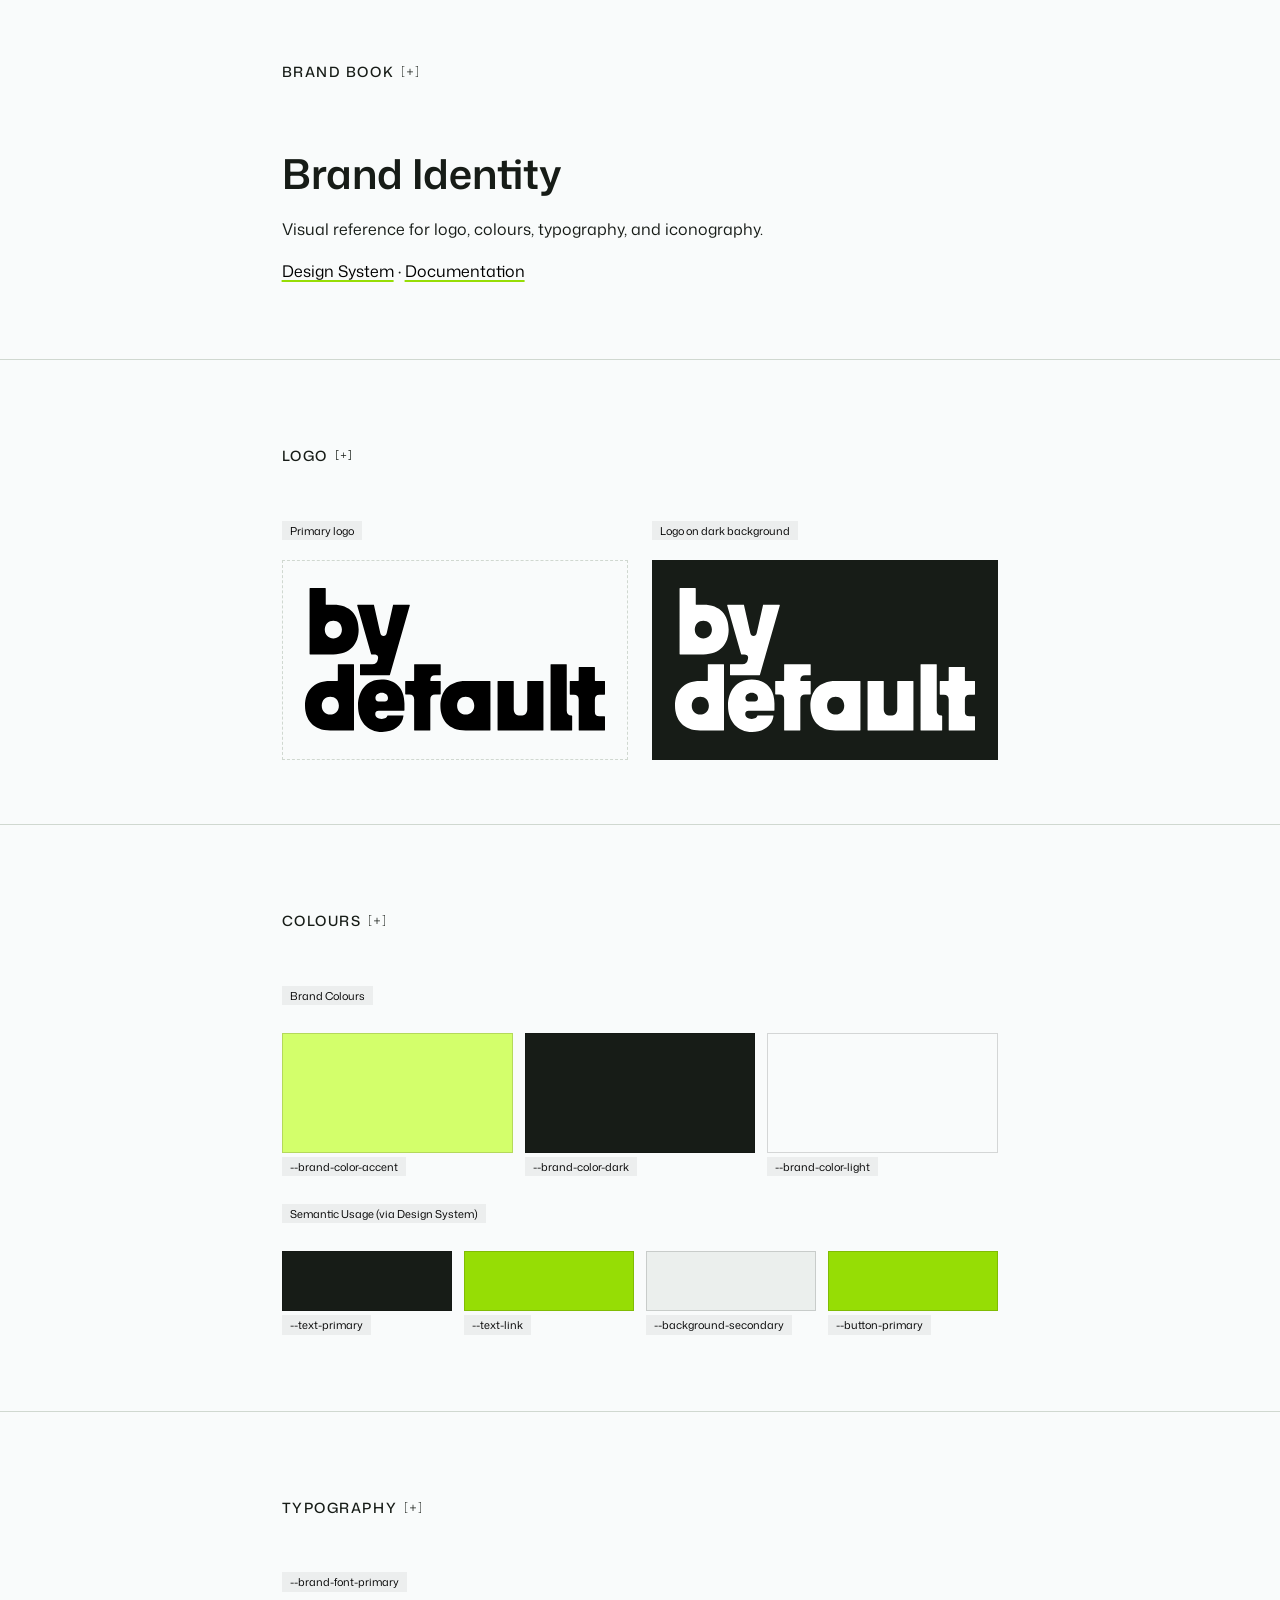
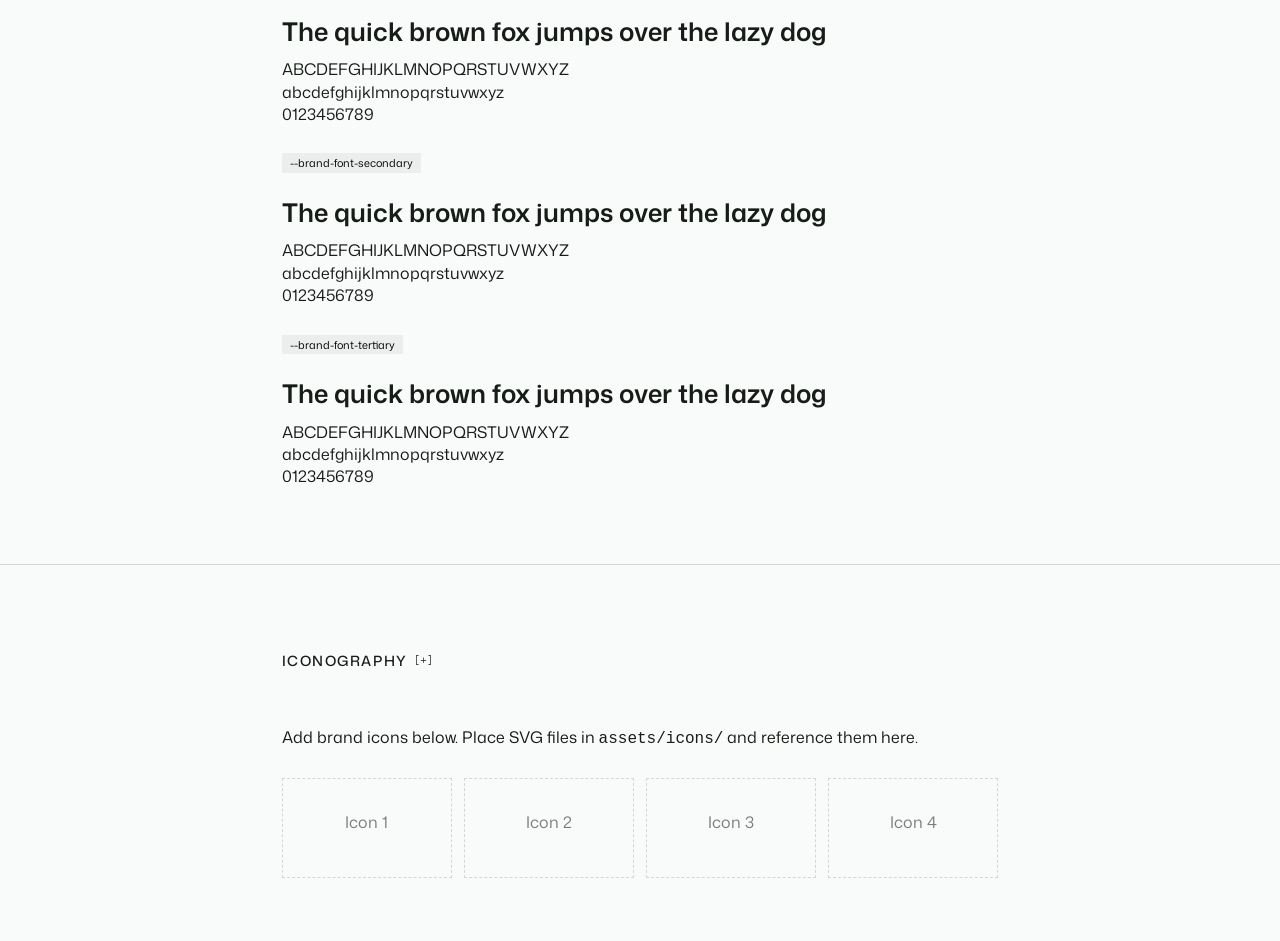
<file: brand-book/index.html>
<!DOCTYPE html>
<html lang="en">

<head>
  <!-- Essential -->
  <meta charset="UTF-8" />
  <meta name="viewport" content="width=device-width, initial-scale=1.0" />
  <title>Brand Book</title>
  <meta name="description" content="Brand identity reference — logo, colours, typography, and iconography." />

  <!-- Robots -->
  <meta name="robots" content="noindex, nofollow" />

  <!-- Combined stylesheet (design system + project styles) + Brand Book -->
  <link rel="stylesheet" href="../assets/css/style.css" />
  <link rel="stylesheet" href="brand-book.css" />

  <!-- Google Fonts: Mona Sans (brand primary) -->
  <link rel="preconnect" href="https://fonts.googleapis.com">
  <link rel="preconnect" href="https://fonts.gstatic.com" crossorigin>
  <link href="https://fonts.googleapis.com/css2?family=Mona+Sans:ital,wght@0,200..900;1,200..900&display=swap" rel="stylesheet">
</head>

<body>

  <div class="page-wrapper">
    <div class="page-content">

      <!-- Header -->
      <section class="top-medium bottom-medium border-bottom border-secondary">
        <div class="padding-global">
          <div class="container-medium">
            <div class="block gap-small">
              <p class="eyebrow">Brand Book</p>
              <h1>Brand Identity</h1>
              <p class="text-size-small">Visual reference for logo, colours, typography, and iconography.</p>
              <p class="text-size-small"><a href="../styleguide.html">Design System</a> · <a href="../docs/site/index.html">Documentation</a></p>
            </div>
          </div>
        </div>
      </section>

      <!-- Logo -->
      <section class="top-medium bottom-medium border-bottom border-secondary">
        <div class="padding-global">
          <div class="container-medium">
            <div class="block gap-large">
              <h2 class="eyebrow">Logo</h2>

              <div class="grid gap-xlarge">
                <div class="block gap-small">
                  <span class="token-tag">Primary logo</span>
                  <div class="border border-dashed border-secondary padding-huge" style="display: flex; align-items: center; justify-content: center; min-height: 200px;">
                    <img src="../assets/images/logo.svg" alt="Logo" style="max-width: 300px; height: auto;">
                  </div>
                </div>
                <div class="block gap-small">
                  <span class="token-tag">Logo on dark background</span>
                  <div class="padding-huge" style="display: flex; align-items: center; justify-content: center; min-height: 200px; background-color: var(--brand-dark);">
                    <img src="../assets/images/logo.svg" alt="Logo" style="max-width: 300px; height: auto; filter: invert(1);">
                  </div>
                </div>
              </div>
            </div>
          </div>
        </div>
      </section>

      <!-- Colours -->
      <section class="top-medium bottom-medium border-bottom border-secondary">
        <div class="padding-global">
          <div class="container-medium">
            <div class="block gap-large">
              <h2 class="eyebrow">Colours</h2>

              <span class="token-tag">Brand Colours</span>
              <div class="grid cols-3 gap-medium">
                <div class="block gap-xsmall">
                  <div class="color-block" style="background-color: var(--brand-color-accent); max-height: none; width: 100%; aspect-ratio: auto; height: 120px;"></div>
                  <span class="token-tag">--brand-color-accent</span>
                </div>
                <div class="block gap-xsmall">
                  <div class="color-block" style="background-color: var(--brand-color-dark); max-height: none; width: 100%; aspect-ratio: auto; height: 120px;"></div>
                  <span class="token-tag">--brand-color-dark</span>
                </div>
                <div class="block gap-xsmall">
                  <div class="color-block" style="background-color: var(--brand-color-light); max-height: none; width: 100%; aspect-ratio: auto; height: 120px;"></div>
                  <span class="token-tag">--brand-color-light</span>
                </div>
              </div>

              <span class="token-tag">Semantic Usage (via Design System)</span>
              <div class="grid cols-4 gap-medium">
                <div class="block gap-xsmall">
                  <div class="color-block" style="background-color: var(--text-primary); max-height: none; width: 100%; aspect-ratio: auto; height: 60px;"></div>
                  <span class="token-tag">--text-primary</span>
                </div>
                <div class="block gap-xsmall">
                  <div class="color-block" style="background-color: var(--text-link); max-height: none; width: 100%; aspect-ratio: auto; height: 60px;"></div>
                  <span class="token-tag">--text-link</span>
                </div>
                <div class="block gap-xsmall">
                  <div class="color-block" style="background-color: var(--background-secondary); max-height: none; width: 100%; aspect-ratio: auto; height: 60px;"></div>
                  <span class="token-tag">--background-secondary</span>
                </div>
                <div class="block gap-xsmall">
                  <div class="color-block" style="background-color: var(--button-primary); max-height: none; width: 100%; aspect-ratio: auto; height: 60px;"></div>
                  <span class="token-tag">--button-primary</span>
                </div>
              </div>
            </div>
          </div>
        </div>
      </section>

      <!-- Typography -->
      <section class="top-medium bottom-medium border-bottom border-secondary">
        <div class="padding-global">
          <div class="container-medium">
            <div class="block gap-large">
              <h2 class="eyebrow">Typography</h2>

              <div class="block gap-medium">
                <span class="token-tag">--brand-font-primary</span>
                <h3 style="font-family: var(--brand-font-primary); margin: 0;">The quick brown fox jumps over the lazy dog</h3>
                <p style="font-family: var(--brand-font-primary);">
                  ABCDEFGHIJKLMNOPQRSTUVWXYZ<br>
                  abcdefghijklmnopqrstuvwxyz<br>
                  0123456789
                </p>
              </div>

              <div class="block gap-medium">
                <span class="token-tag">--brand-font-secondary</span>
                <h3 style="font-family: var(--brand-font-secondary); margin: 0;">The quick brown fox jumps over the lazy dog</h3>
                <p style="font-family: var(--brand-font-secondary);">
                  ABCDEFGHIJKLMNOPQRSTUVWXYZ<br>
                  abcdefghijklmnopqrstuvwxyz<br>
                  0123456789
                </p>
              </div>

              <div class="block gap-medium">
                <span class="token-tag">--brand-font-tertiary</span>
                <h3 style="font-family: var(--brand-font-tertiary); margin: 0;">The quick brown fox jumps over the lazy dog</h3>
                <p style="font-family: var(--brand-font-tertiary);">
                  ABCDEFGHIJKLMNOPQRSTUVWXYZ<br>
                  abcdefghijklmnopqrstuvwxyz<br>
                  0123456789
                </p>
              </div>
            </div>
          </div>
        </div>
      </section>

      <!-- Iconography -->
      <section class="top-medium bottom-medium">
        <div class="padding-global">
          <div class="container-medium">
            <div class="block gap-large">
              <h2 class="eyebrow">Iconography</h2>

              <p class="text-size-small">Add brand icons below. Place SVG files in <code>assets/icons/</code> and reference them here.</p>

              <div class="grid cols-4 gap-medium">
                <div class="block gap-xsmall border border-dashed border-secondary padding-xlarge" style="align-items: center; justify-content: center; min-height: 100px;">
                  <p class="text-size-xsmall" style="color: var(--text-faded); text-align: center;">Icon 1</p>
                </div>
                <div class="block gap-xsmall border border-dashed border-secondary padding-xlarge" style="align-items: center; justify-content: center; min-height: 100px;">
                  <p class="text-size-xsmall" style="color: var(--text-faded); text-align: center;">Icon 2</p>
                </div>
                <div class="block gap-xsmall border border-dashed border-secondary padding-xlarge" style="align-items: center; justify-content: center; min-height: 100px;">
                  <p class="text-size-xsmall" style="color: var(--text-faded); text-align: center;">Icon 3</p>
                </div>
                <div class="block gap-xsmall border border-dashed border-secondary padding-xlarge" style="align-items: center; justify-content: center; min-height: 100px;">
                  <p class="text-size-xsmall" style="color: var(--text-faded); text-align: center;">Icon 4</p>
                </div>
              </div>
            </div>
          </div>
        </div>
      </section>

    </div>
  </div>

</body>

</html>
</file>
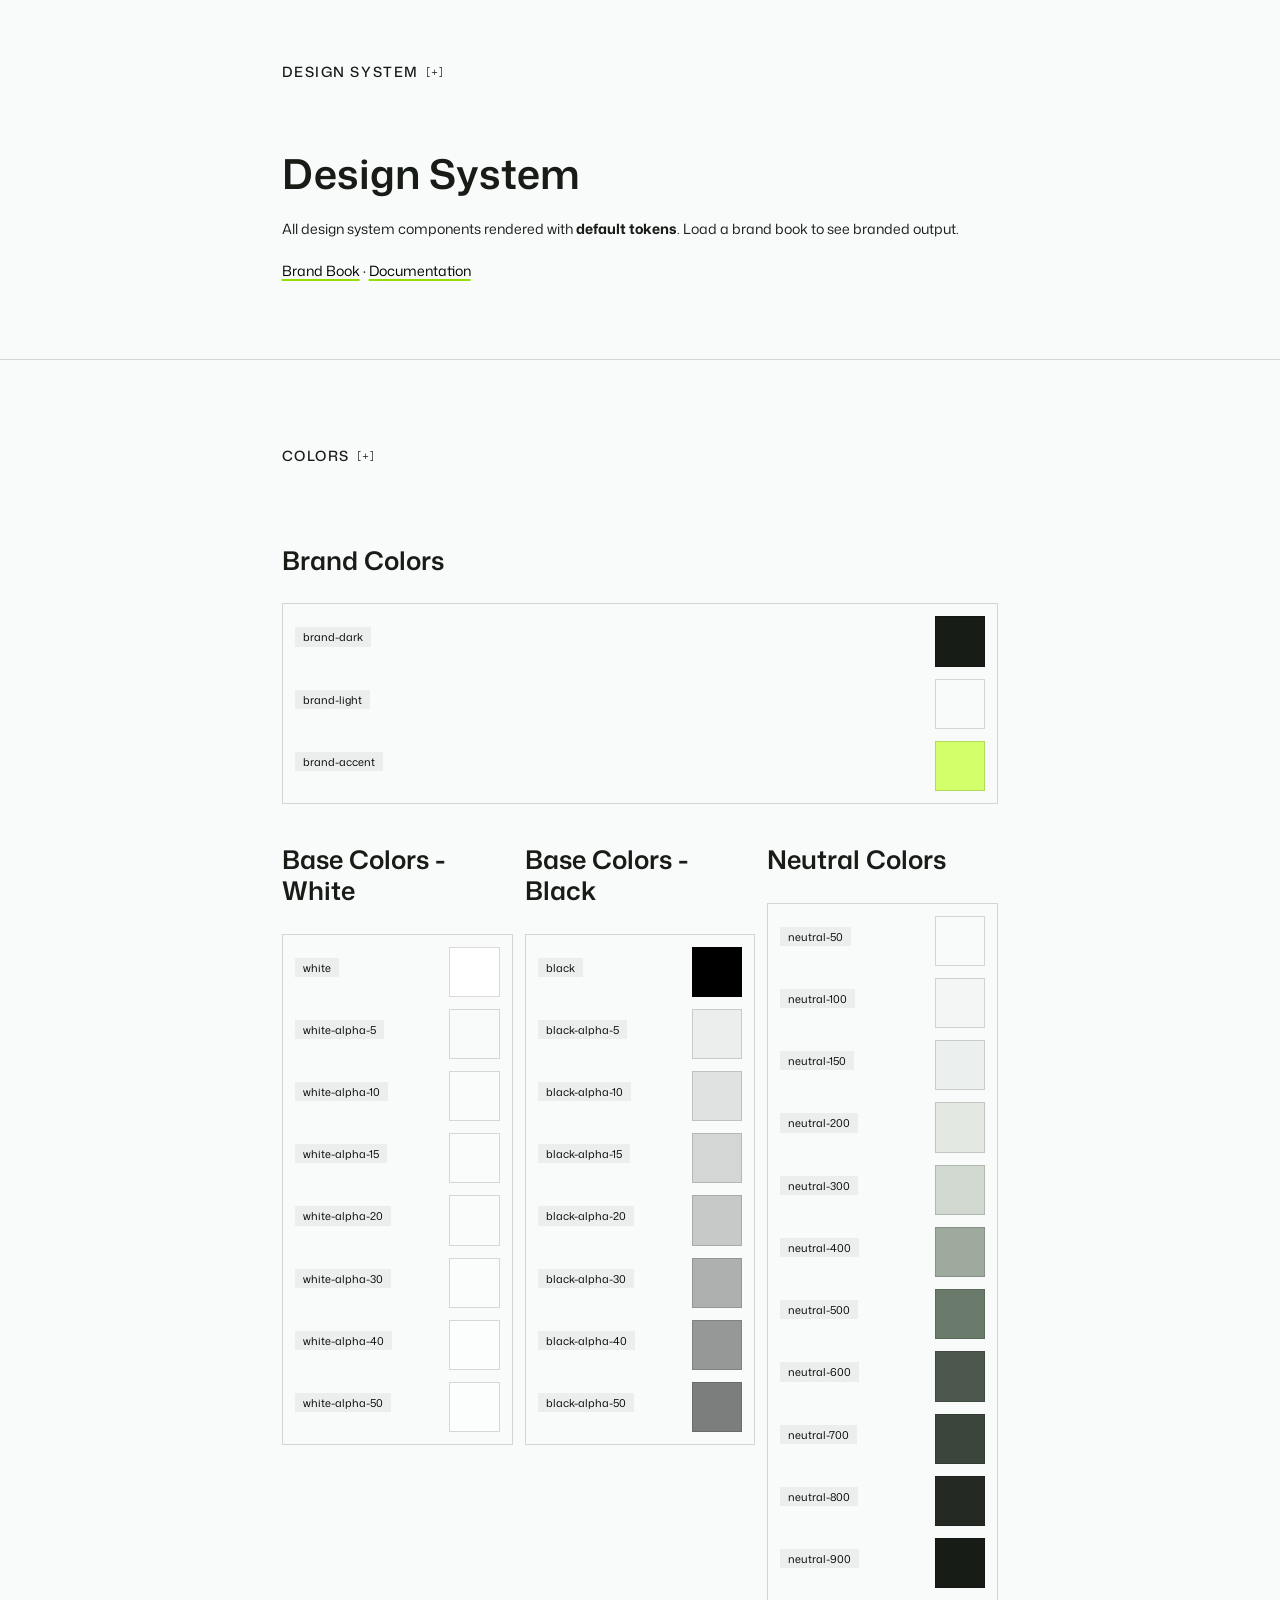
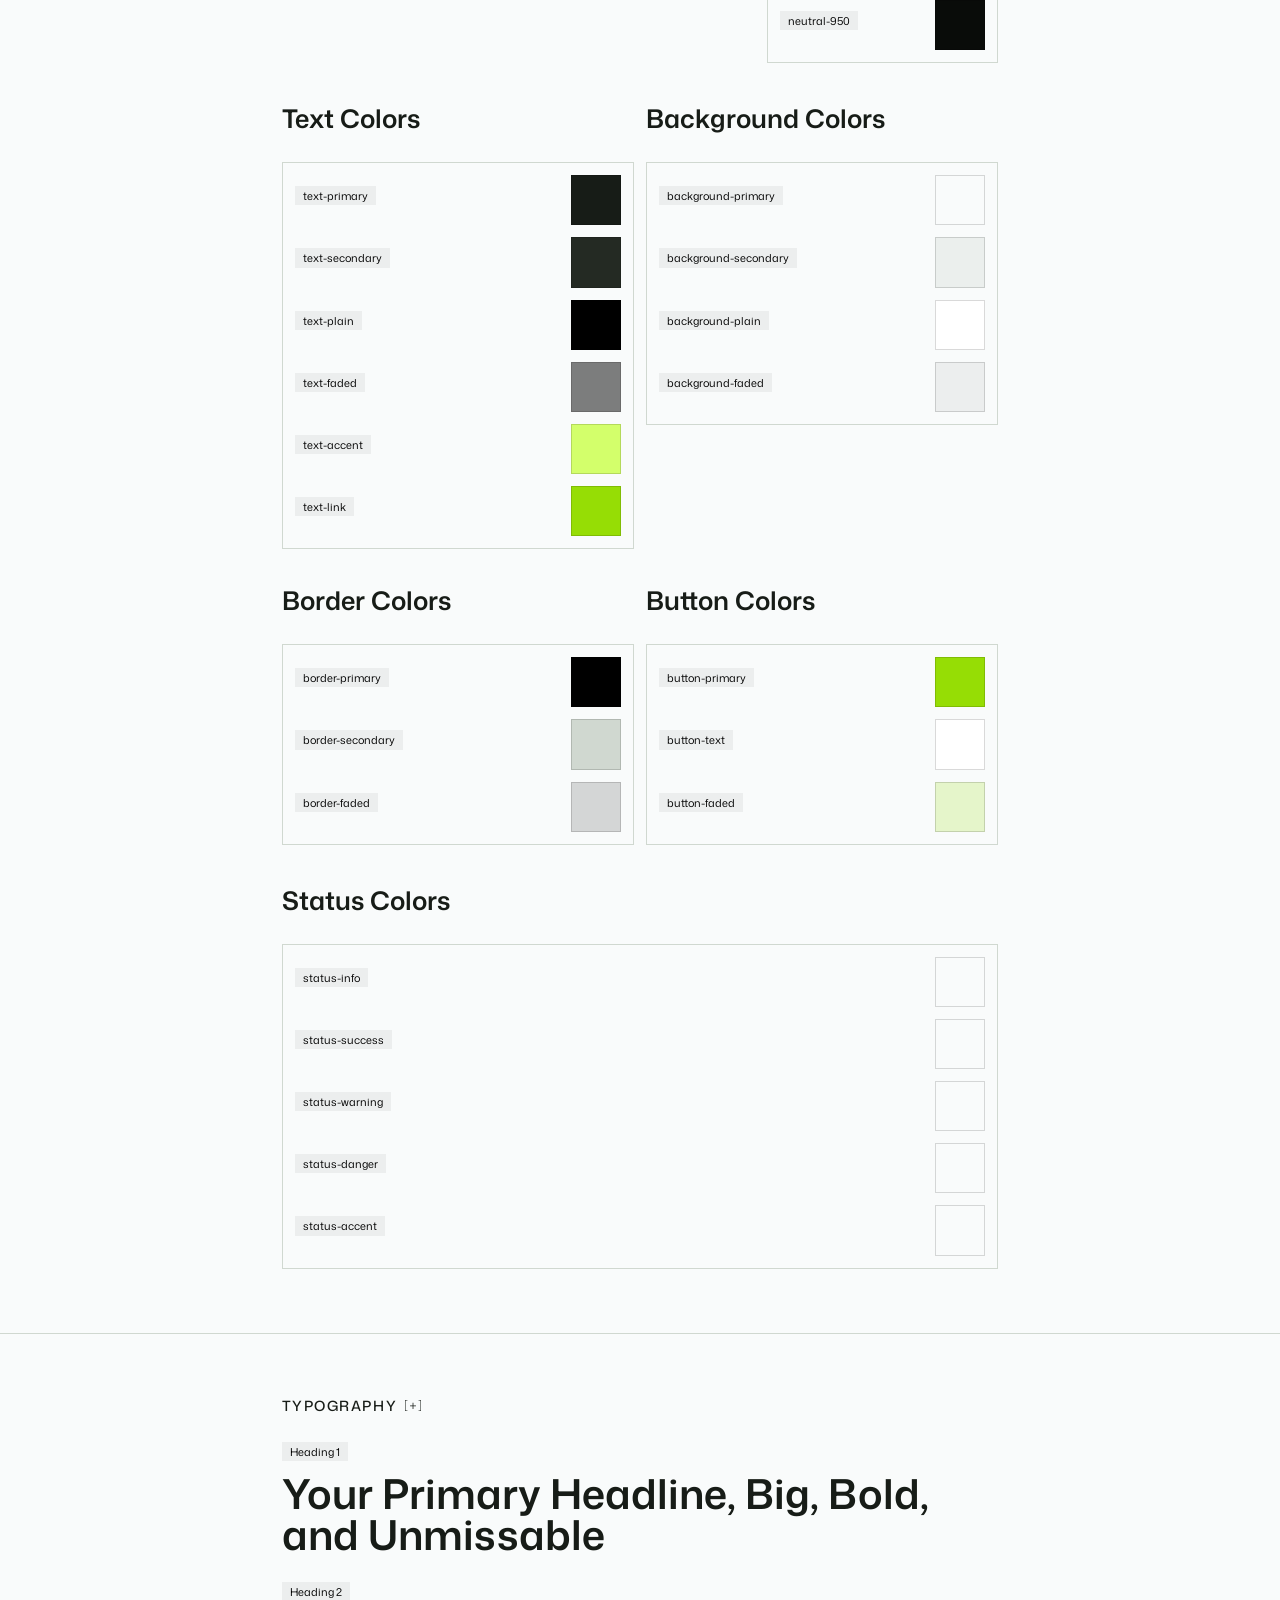
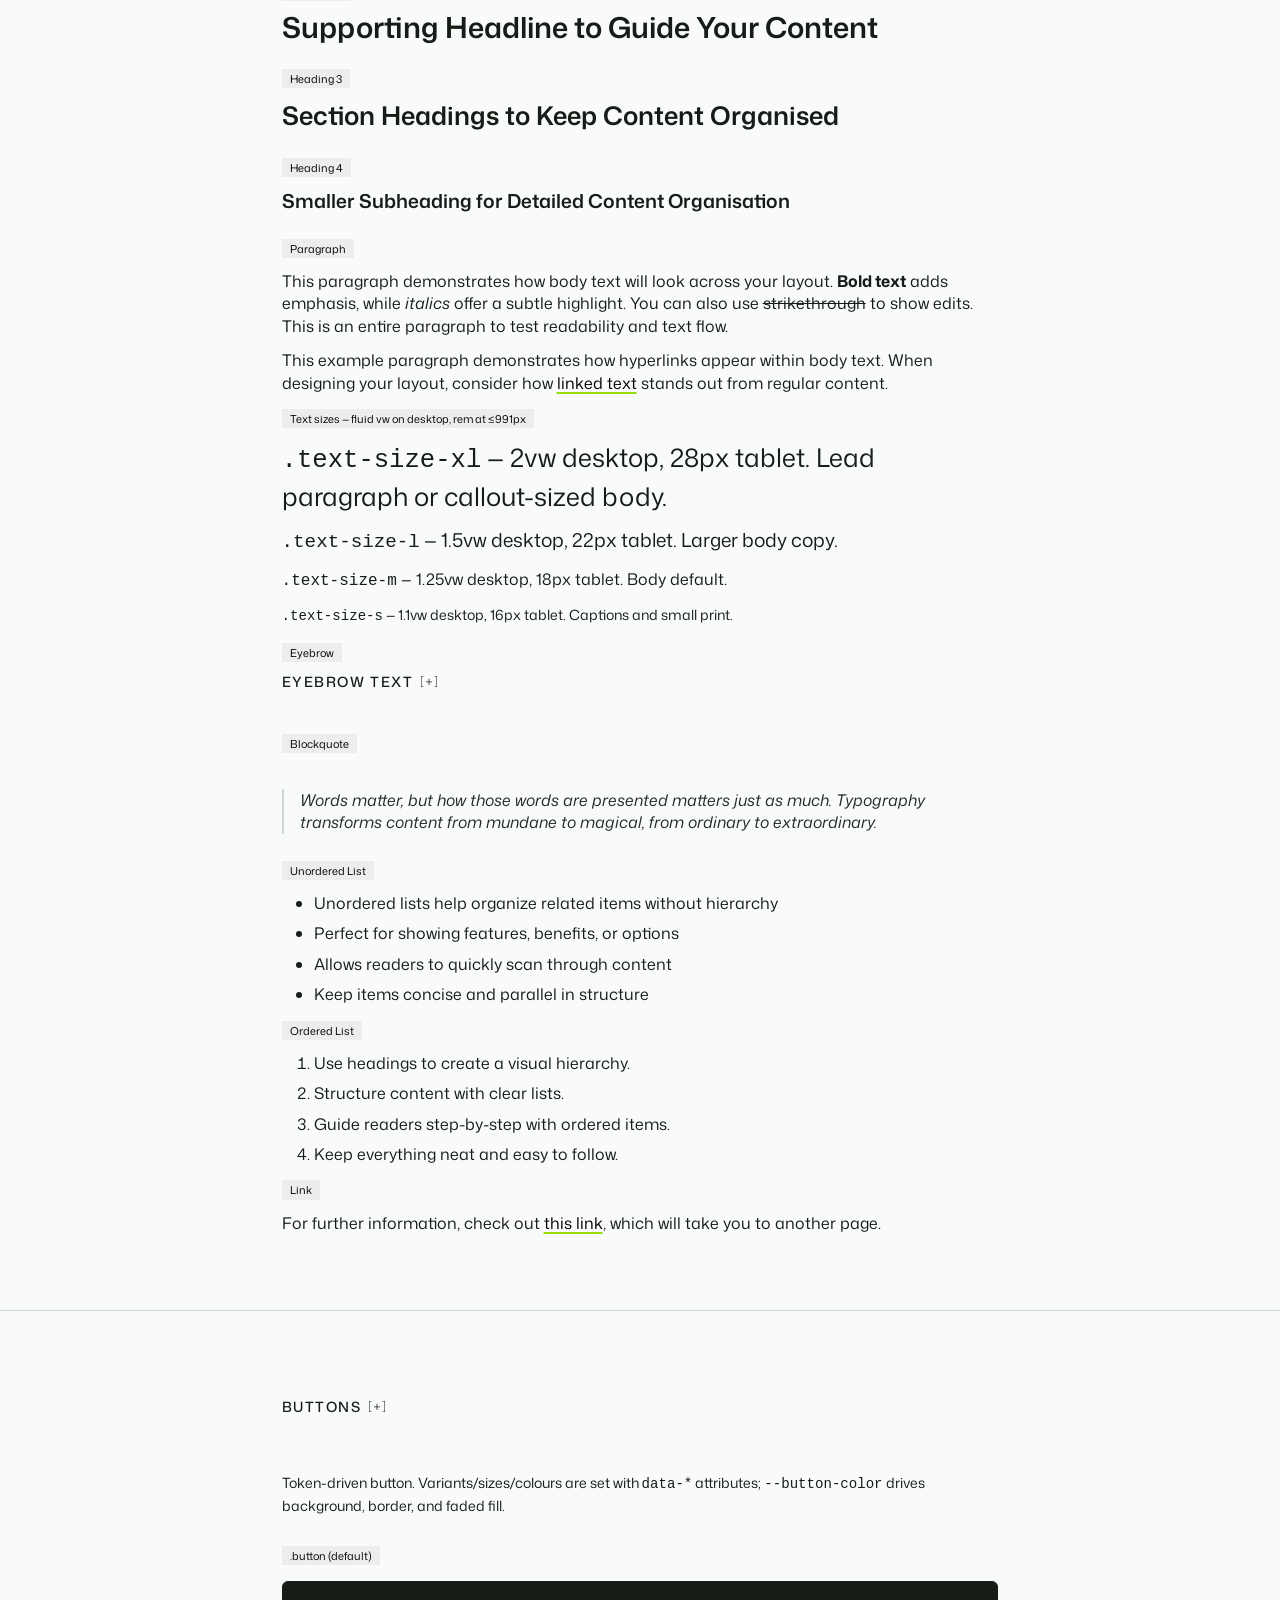
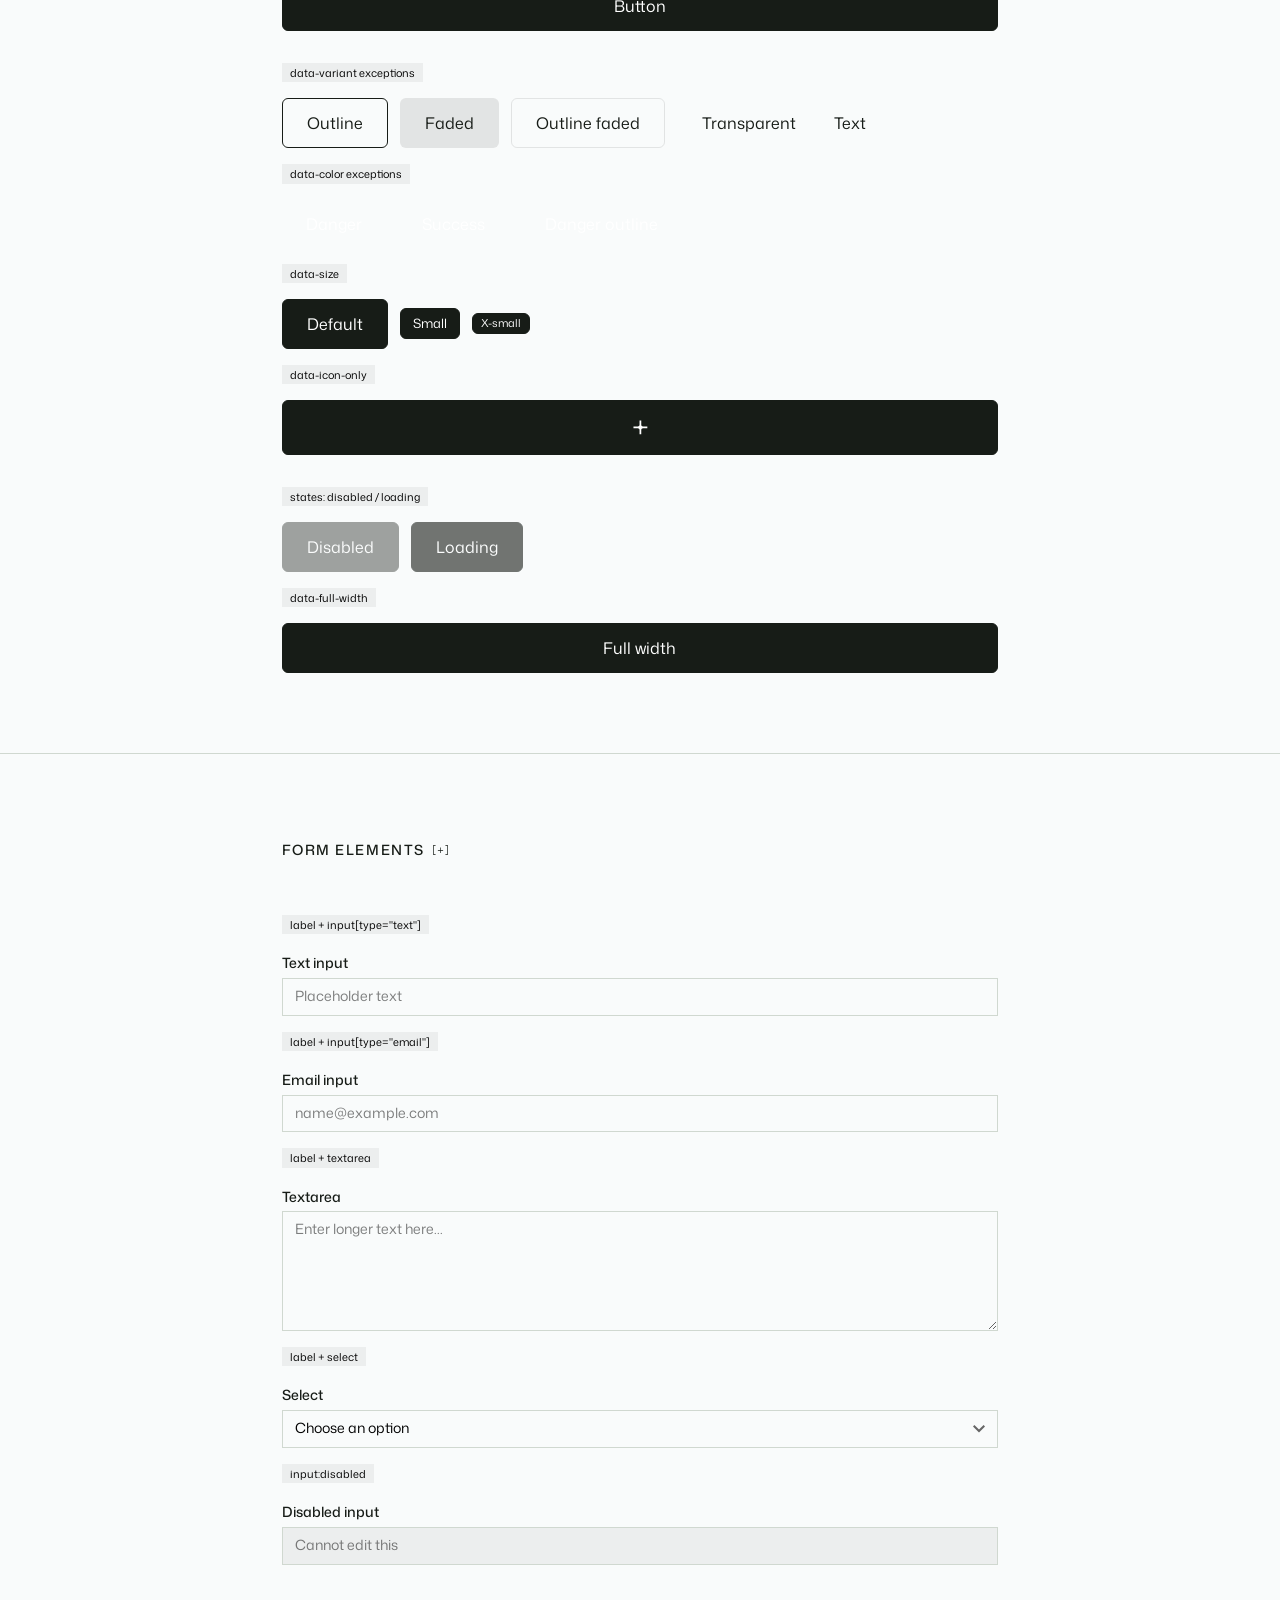
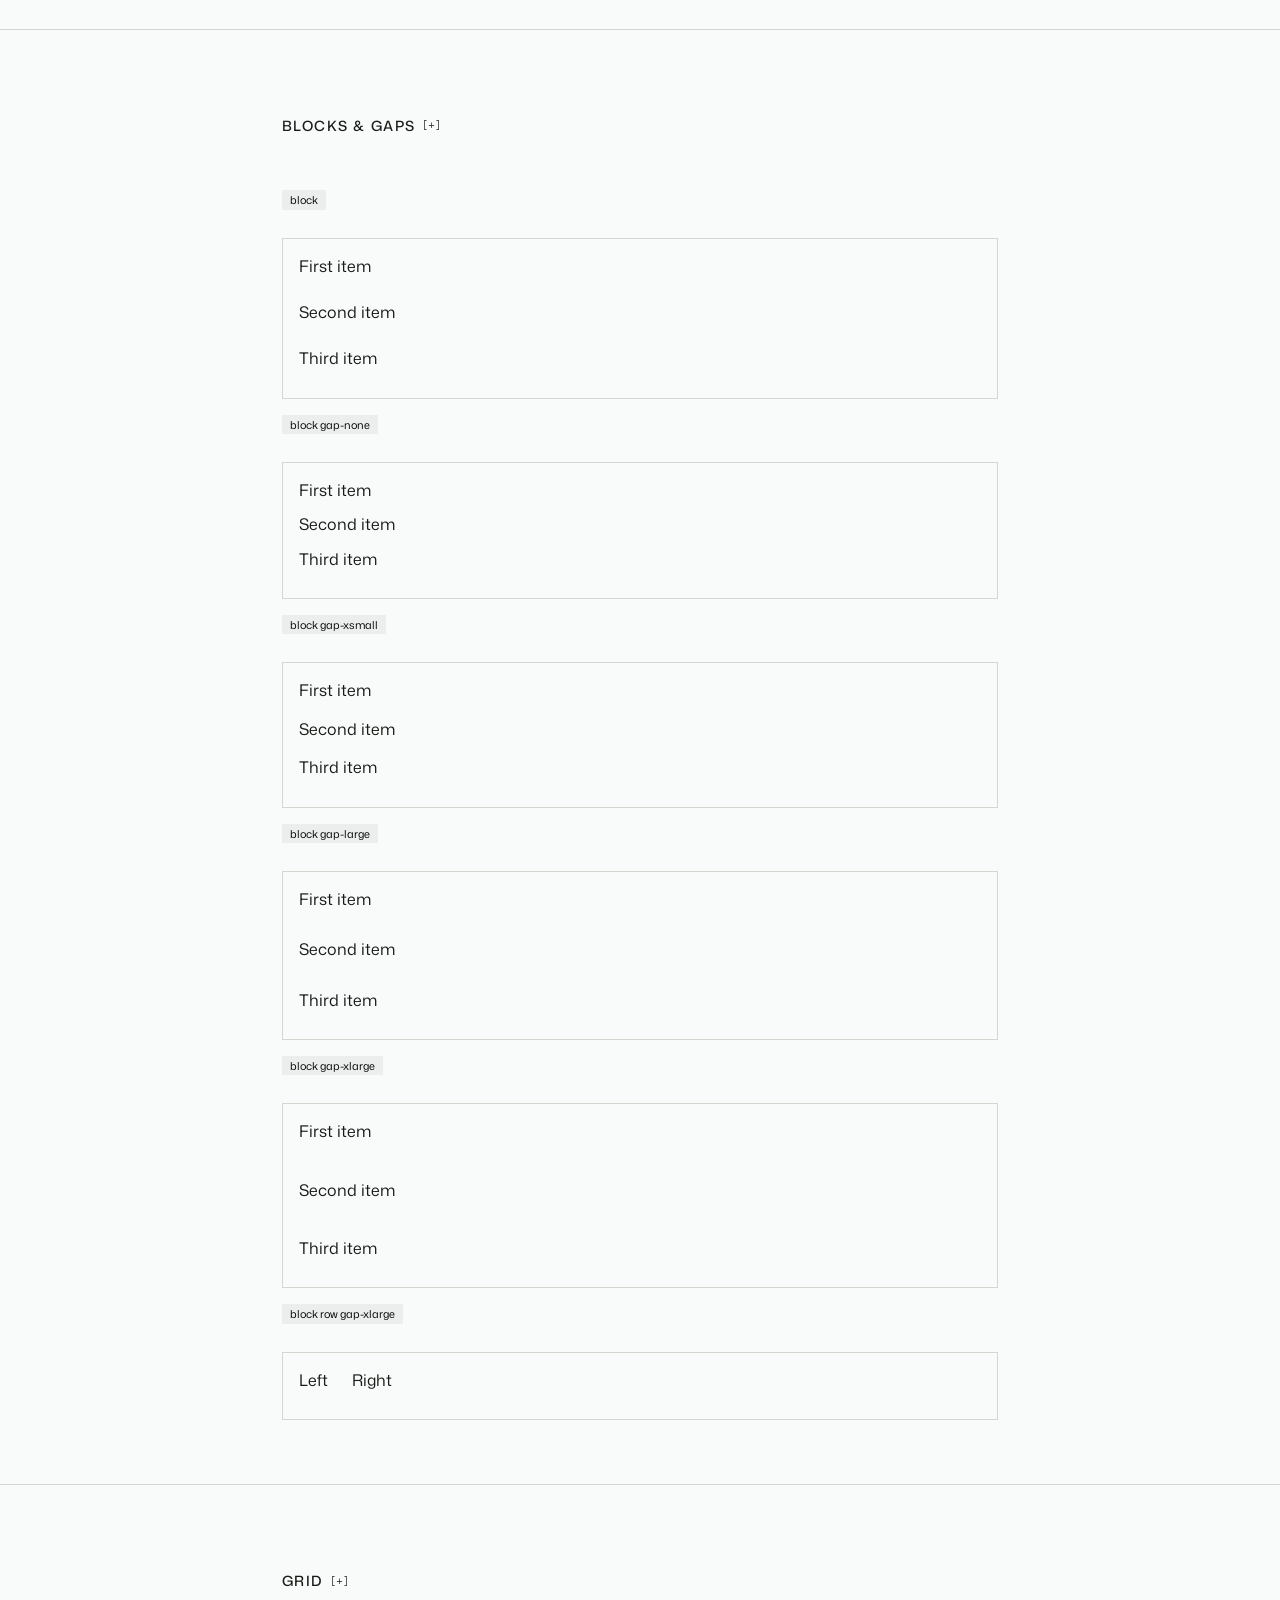
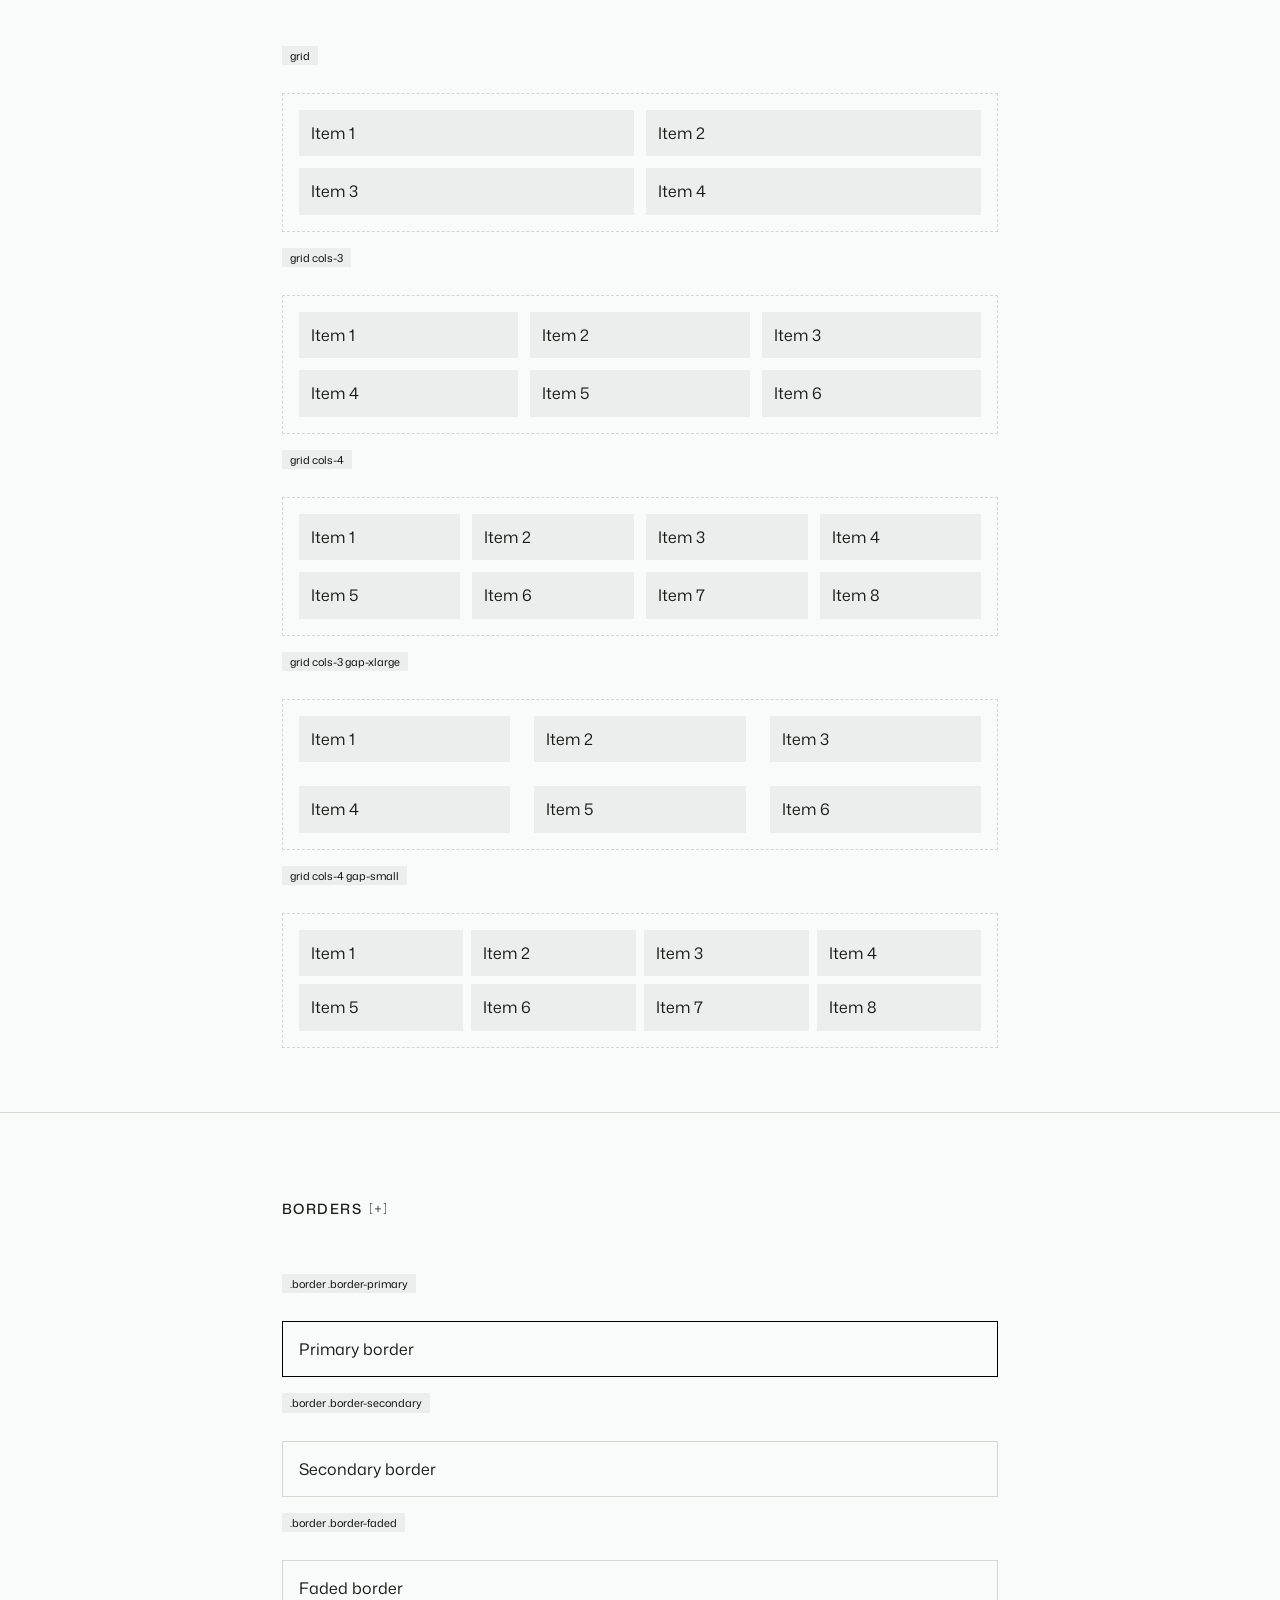
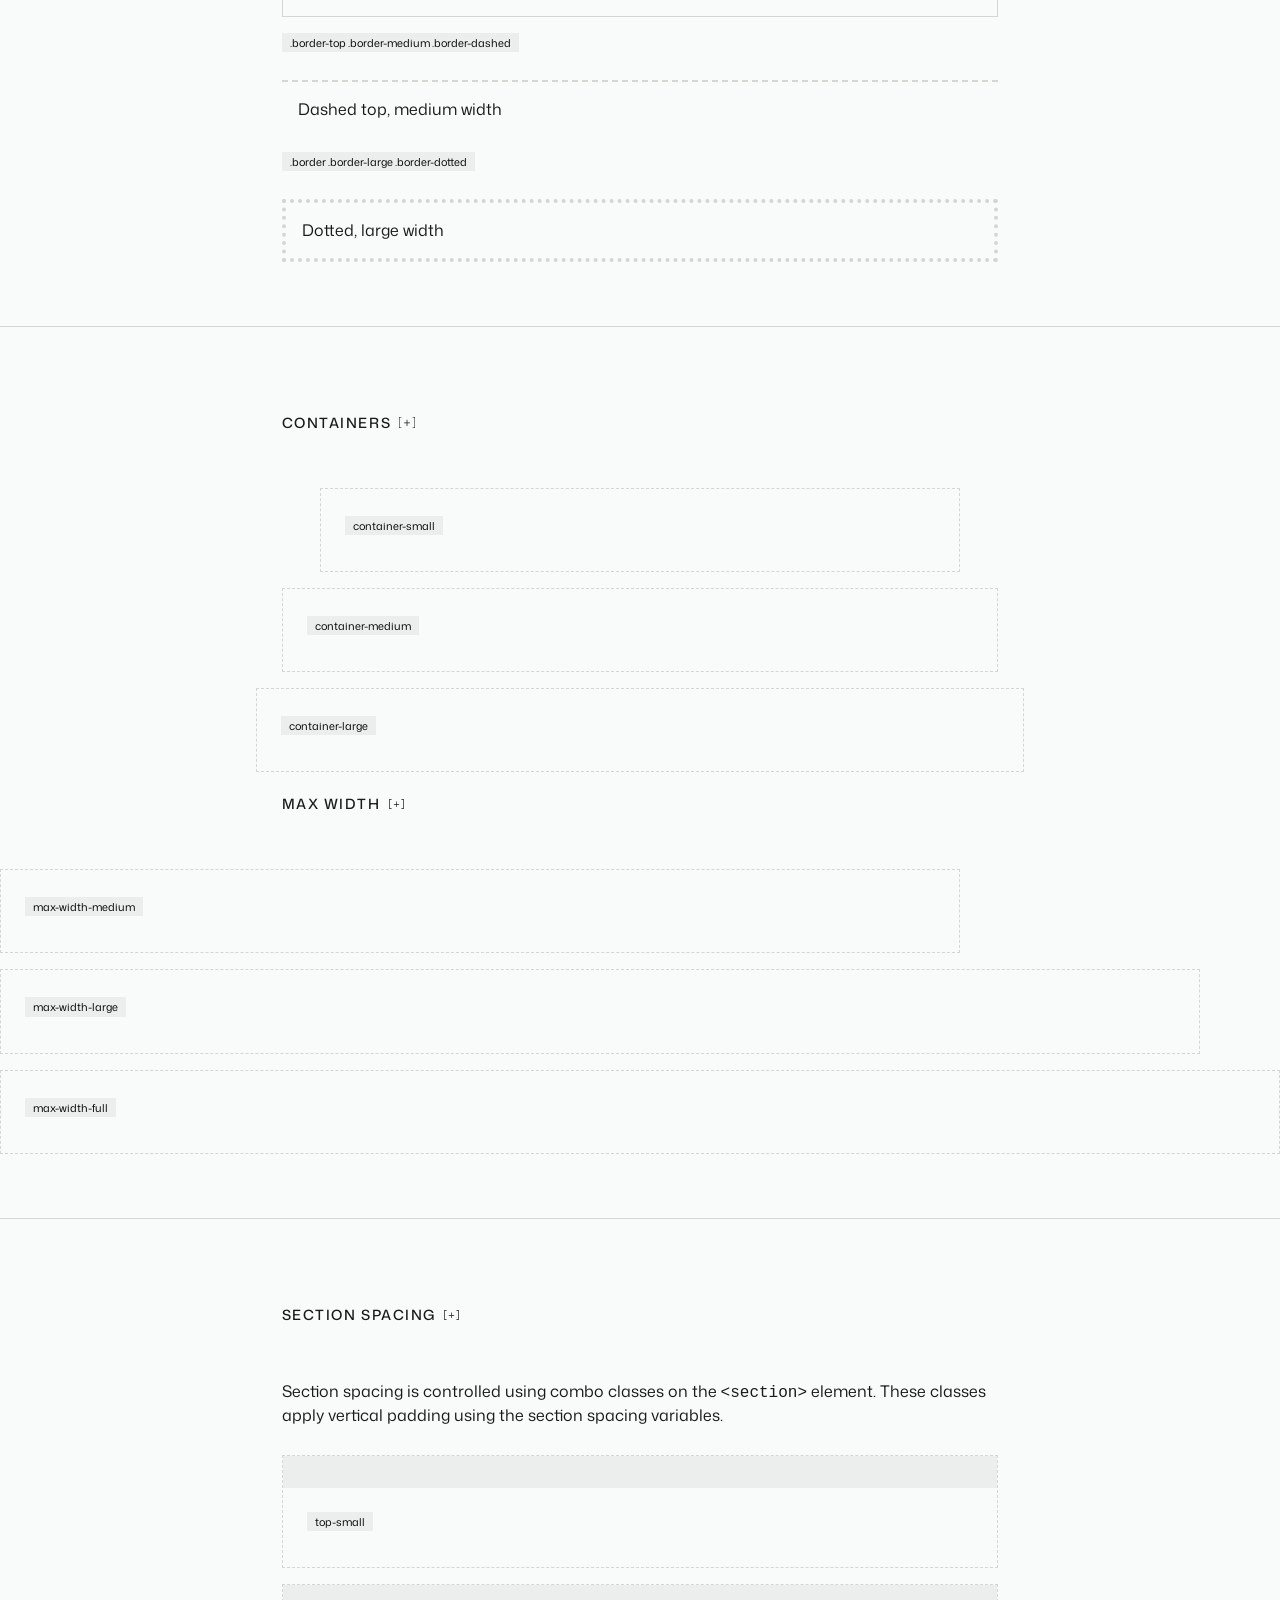
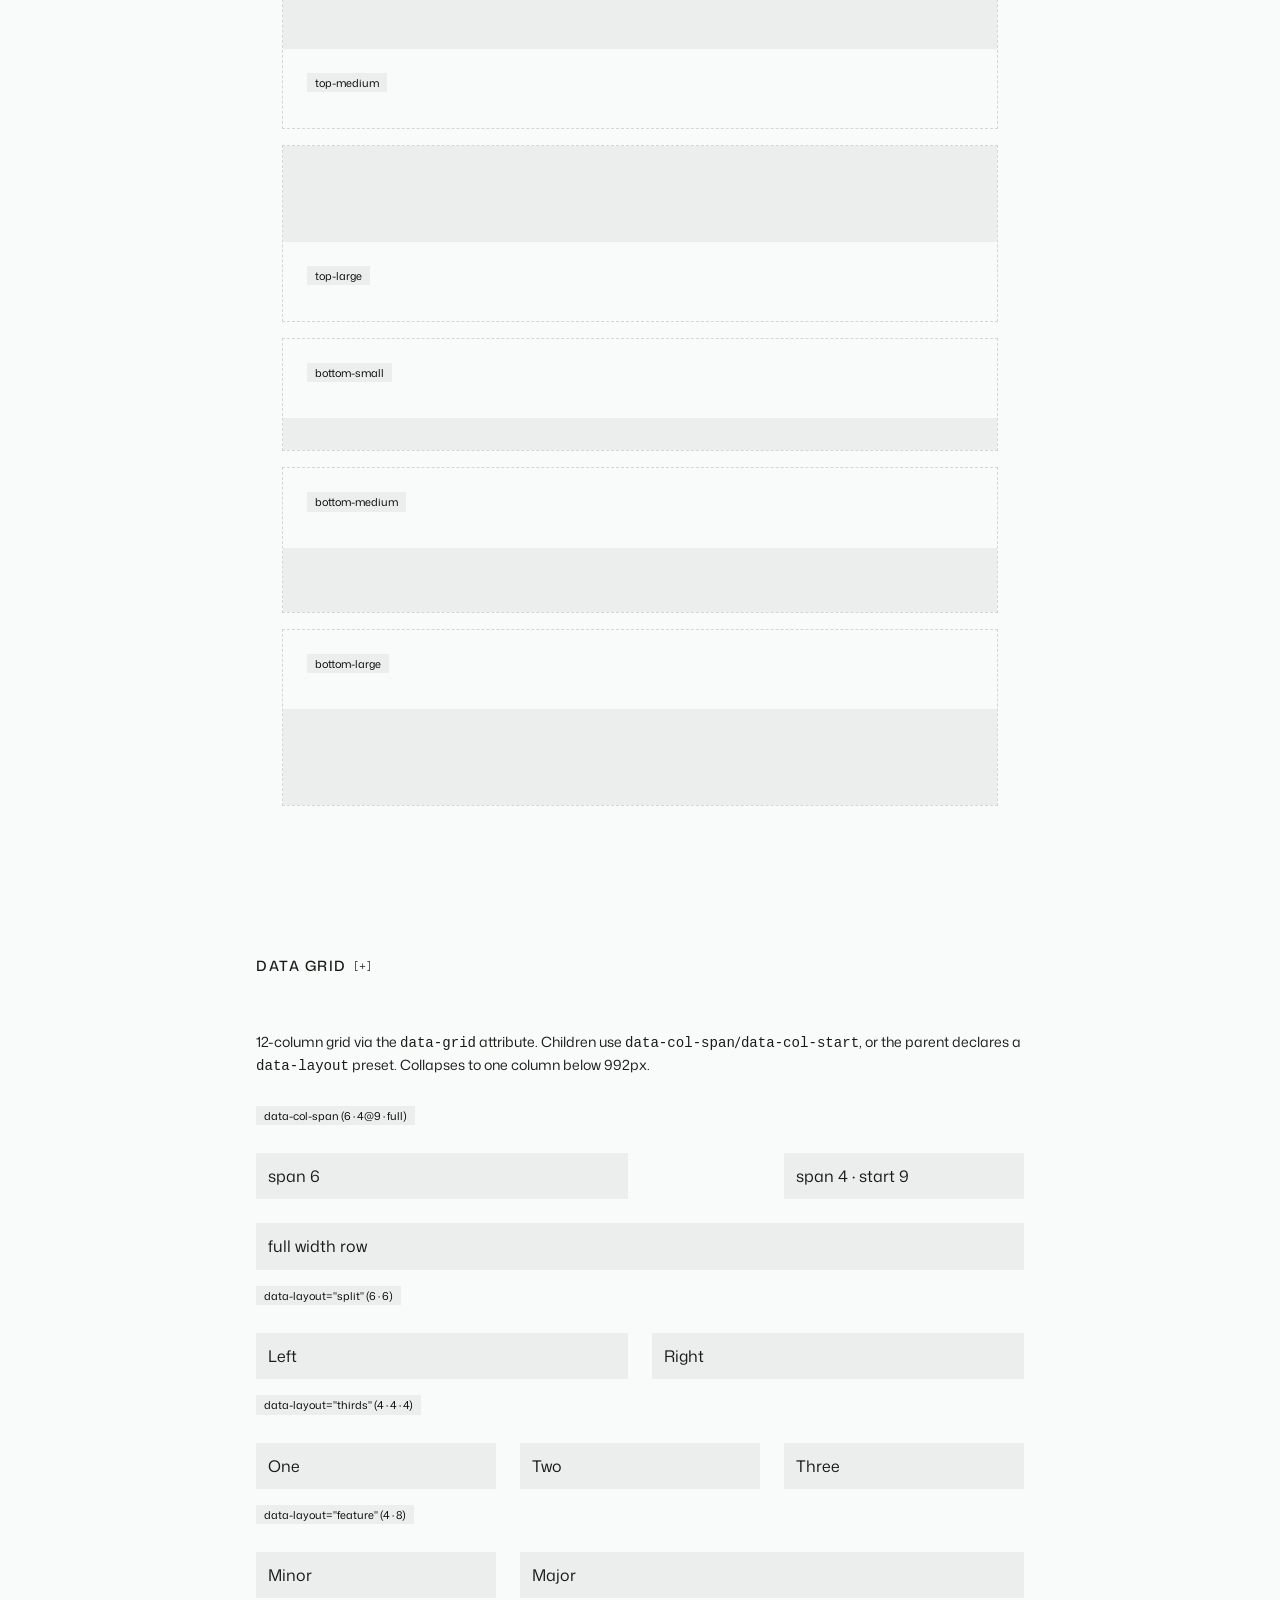
<file: styleguide.html>
<!DOCTYPE html>
<html lang="en">

<head>
  <!-- Essential -->
  <meta charset="UTF-8" />
  <meta name="viewport" content="width=device-width, initial-scale=1.0" />
  <title>Design System</title>
  <meta name="description"
    content="Interactive design system showcasing typography, colors, components, and layout primitives." />

  <!-- Robots -->
  <meta name="robots" content="noindex, nofollow" />

  <!-- Combined stylesheet (design system + project styles) -->
  <link rel="stylesheet" href="assets/css/style.css" />

  <!-- Google Fonts: Mona Sans (brand primary) -->
  <link rel="preconnect" href="https://fonts.googleapis.com">
  <link rel="preconnect" href="https://fonts.gstatic.com" crossorigin>
  <link href="https://fonts.googleapis.com/css2?family=Mona+Sans:ital,wght@0,200..900;1,200..900&display=swap" rel="stylesheet">
</head>

<body>

  <div class="page-wrapper">
    <div class="page-content">

      <!-- Header -->
      <section class="top-medium bottom-medium border-bottom border-secondary">
        <div class="padding-global">
          <div class="container-medium">
            <div class="block gap-small">
              <p class="eyebrow">Design System</p>
              <h1>Design System</h1>
              <p class="text-size-s">All design system components rendered with <strong>default tokens</strong>. Load a brand book to see branded output.</p>
              <p class="text-size-s"><a href="brand-book/index.html">Brand Book</a> · <a href="docs/site/index.html">Documentation</a></p>
            </div>
          </div>
        </div>
      </section>

      <!-- Colors -->
      <section class="top-medium bottom-medium border-bottom border-secondary">
        <div class="padding-global">
          <div class="container-medium">
            <div class="block gap-large">
              <h2 class="eyebrow">Colors</h2>

              <!-- Brand Colors -->
              <div class="block gap-medium">
                <h3>Brand Colors</h3>
                <div class="grid token-col border border-secondary ">
                  <div class="token-block"><span class="token-tag">brand-dark</span></div>
                  <div class="color-block" style="background-color: var(--brand-dark);"></div>
                  <div class="token-block"><span class="token-tag">brand-light</span></div>
                  <div class="color-block" style="background-color: var(--brand-light);"></div>
                  <div class="token-block"><span class="token-tag">brand-accent</span></div>
                  <div class="color-block" style="background-color: var(--brand-accent);"></div>
                </div>
              </div>

              <!-- Base Colors -->
              <div class="color-collection grid cols-3 gap-medium">
                <!-- Base Colors - White -->
                <div class="color-group block gap-medium">
                  <h3>Base Colors - White</h3>
                  <div class="grid token-col border border-secondary ">
                    <div class="token-block"><span class="token-tag">white</span></div>
                    <div class="color-block" style="background-color: var(--white);"></div>
                    <div class="token-block"><span class="token-tag">white-alpha-5</span></div>
                    <div class="color-block" style="background-color: var(--white-alpha-5);"></div>
                    <div class="token-block"><span class="token-tag">white-alpha-10</span></div>
                    <div class="color-block" style="background-color: var(--white-alpha-10);"></div>
                    <div class="token-block"><span class="token-tag">white-alpha-15</span></div>
                    <div class="color-block" style="background-color: var(--white-alpha-15);"></div>
                    <div class="token-block"><span class="token-tag">white-alpha-20</span></div>
                    <div class="color-block" style="background-color: var(--white-alpha-20);"></div>
                    <div class="token-block"><span class="token-tag">white-alpha-30</span></div>
                    <div class="color-block" style="background-color: var(--white-alpha-30);"></div>
                    <div class="token-block"><span class="token-tag">white-alpha-40</span></div>
                    <div class="color-block" style="background-color: var(--white-alpha-40);"></div>
                    <div class="token-block"><span class="token-tag">white-alpha-50</span></div>
                    <div class="color-block" style="background-color: var(--white-alpha-50);"></div>
                  </div>
                </div>
                <!-- Base Colors - Black -->
                <div class="color-group block gap-medium">
                  <h3>Base Colors - Black</h3>
                  <div class="grid token-col border border-secondary ">
                    <div class="token-block"><span class="token-tag">black</span></div>
                    <div class="color-block" style="background-color: var(--black);"></div>
                    <div class="token-block"><span class="token-tag">black-alpha-5</span></div>
                    <div class="color-block" style="background-color: var(--black-alpha-5);"></div>
                    <div class="token-block"><span class="token-tag">black-alpha-10</span></div>
                    <div class="color-block" style="background-color: var(--black-alpha-10);"></div>
                    <div class="token-block"><span class="token-tag">black-alpha-15</span></div>
                    <div class="color-block" style="background-color: var(--black-alpha-15);"></div>
                    <div class="token-block"><span class="token-tag">black-alpha-20</span></div>
                    <div class="color-block" style="background-color: var(--black-alpha-20);"></div>
                    <div class="token-block"><span class="token-tag">black-alpha-30</span></div>
                    <div class="color-block" style="background-color: var(--black-alpha-30);"></div>
                    <div class="token-block"><span class="token-tag">black-alpha-40</span></div>
                    <div class="color-block" style="background-color: var(--black-alpha-40);"></div>
                    <div class="token-block"><span class="token-tag">black-alpha-50</span></div>
                    <div class="color-block" style="background-color: var(--black-alpha-50);"></div>
                  </div>
                </div>
                <!-- Neutral Colors -->
                <div class="color-group block gap-medium">
                  <h3>Neutral Colors</h3>
                  <div class="grid token-col border border-secondary ">
                    <div class="token-block"><span class="token-tag">neutral-50</span></div>
                    <div class="color-block" style="background-color: var(--neutral-50);"></div>
                    <div class="token-block"><span class="token-tag">neutral-100</span></div>
                    <div class="color-block" style="background-color: var(--neutral-100);"></div>
                    <div class="token-block"><span class="token-tag">neutral-150</span></div>
                    <div class="color-block" style="background-color: var(--neutral-150);"></div>
                    <div class="token-block"><span class="token-tag">neutral-200</span></div>
                    <div class="color-block" style="background-color: var(--neutral-200);"></div>
                    <div class="token-block"><span class="token-tag">neutral-300</span></div>
                    <div class="color-block" style="background-color: var(--neutral-300);"></div>
                    <div class="token-block"><span class="token-tag">neutral-400</span></div>
                    <div class="color-block" style="background-color: var(--neutral-400);"></div>
                    <div class="token-block"><span class="token-tag">neutral-500</span></div>
                    <div class="color-block" style="background-color: var(--neutral-500);"></div>
                    <div class="token-block"><span class="token-tag">neutral-600</span></div>
                    <div class="color-block" style="background-color: var(--neutral-600);"></div>
                    <div class="token-block"><span class="token-tag">neutral-700</span></div>
                    <div class="color-block" style="background-color: var(--neutral-700);"></div>
                    <div class="token-block"><span class="token-tag">neutral-800</span></div>
                    <div class="color-block" style="background-color: var(--neutral-800);"></div>
                    <div class="token-block"><span class="token-tag">neutral-900</span></div>
                    <div class="color-block" style="background-color: var(--neutral-900);"></div>
                    <div class="token-block"><span class="token-tag">neutral-950</span></div>
                    <div class="color-block" style="background-color: var(--neutral-950);"></div>
                  </div>
                </div>
              </div>

              <div class="color-collection grid gap-medium">
                <!-- Text Colors -->
                <div class="block gap-medium">
                  <h3>Text Colors</h3>
                  <div class="grid token-col border border-secondary ">
                    <div class="token-block"><span class="token-tag">text-primary</span></div>
                    <div class="color-block" style="background-color: var(--text-primary);"></div>
                    <div class="token-block"><span class="token-tag">text-secondary</span></div>
                    <div class="color-block" style="background-color: var(--text-secondary);"></div>
                    <div class="token-block"><span class="token-tag">text-plain</span></div>
                    <div class="color-block" style="background-color: var(--text-plain);"></div>
                    <div class="token-block"><span class="token-tag">text-faded</span></div>
                    <div class="color-block" style="background-color: var(--text-faded);"></div>
                    <div class="token-block"><span class="token-tag">text-accent</span></div>
                    <div class="color-block" style="background-color: var(--text-accent);"></div>
                    <div class="token-block"><span class="token-tag">text-link</span></div>
                    <div class="color-block" style="background-color: var(--text-link);"></div>
                  </div>
                </div>

                <!-- Background Colors -->
                <div class="block gap-medium">
                  <h3>Background Colors</h3>
                  <div class="grid token-col border border-secondary ">
                    <div class="token-block"><span class="token-tag">background-primary</span></div>
                    <div class="color-block" style="background-color: var(--background-primary);"></div>
                    <div class="token-block"><span class="token-tag">background-secondary</span></div>
                    <div class="color-block" style="background-color: var(--background-secondary);"></div>
                    <div class="token-block"><span class="token-tag">background-plain</span></div>
                    <div class="color-block" style="background-color: var(--background-plain);"></div>
                    <div class="token-block"><span class="token-tag">background-faded</span></div>
                    <div class="color-block" style="background-color: var(--background-faded);"></div>
                  </div>
                </div>

                <!-- Border Colors -->
                <div class="color-group block gap-medium">
                  <h3>Border Colors</h3>
                  <div class="grid token-col border border-secondary ">
                    <div class="token-block"><span class="token-tag">border-primary</span></div>
                    <div class="color-block" style="background-color: var(--border-primary);"></div>
                    <div class="token-block"><span class="token-tag">border-secondary</span></div>
                    <div class="color-block" style="background-color: var(--border-secondary);"></div>
                    <div class="token-block"><span class="token-tag">border-faded</span></div>
                    <div class="color-block" style="background-color: var(--border-faded);"></div>
                  </div>
                </div>

                <!-- Button Colors -->
                <div class="color-group block gap-medium">
                  <h3>Button Colors</h3>
                  <div class="grid token-col border border-secondary ">
                    <div class="token-block"><span class="token-tag">button-primary</span></div>
                    <div class="color-block" style="background-color: var(--button-primary);"></div>
                    <div class="token-block"><span class="token-tag">button-text</span></div>
                    <div class="color-block" style="background-color: var(--button-text);"></div>
                    <div class="token-block"><span class="token-tag">button-faded</span></div>
                    <div class="color-block" style="background-color: var(--button-faded);"></div>
                  </div>
                </div>
              </div>

              <!-- Status Colors -->
              <div class="block gap-medium">
                <h3>Status Colors</h3>
                <div class="grid token-col border border-secondary ">
                  <div class="token-block"><span class="token-tag">status-info</span></div>
                  <div class="color-block" style="background-color: var(--status-info);"></div>
                  <div class="token-block"><span class="token-tag">status-success</span></div>
                  <div class="color-block" style="background-color: var(--status-success);"></div>
                  <div class="token-block"><span class="token-tag">status-warning</span></div>
                  <div class="color-block" style="background-color: var(--status-warning);"></div>
                  <div class="token-block"><span class="token-tag">status-danger</span></div>
                  <div class="color-block" style="background-color: var(--status-danger);"></div>
                  <div class="token-block"><span class="token-tag">status-accent</span></div>
                  <div class="color-block" style="background-color: var(--status-accent);"></div>
                </div>
              </div>

            </div>
          </div>
        </div>
      </section>

      <!-- Typography -->
      <section class="top-medium bottom-medium border-bottom border-secondary">
        <div class="padding-global">
          <div class="container-medium">
            <article class="type-demo">
              <h2 class="eyebrow">Typography</h2>
              <span class="token-tag">Heading 1</span>
              <h1>Your Primary Headline, Big, Bold, and Unmissable</h1>
              <span class="token-tag">Heading 2</span>
              <h2>Supporting Headline to Guide Your Content</h2>
              <span class="token-tag">Heading 3</span>
              <h3>Section Headings to Keep Content Organised</h3>
              <span class="token-tag">Heading 4</span>
              <h4>Smaller Subheading for Detailed Content Organisation</h4>
              <span class="token-tag">Paragraph</span>
              <p>
                This paragraph demonstrates how body text will look across your layout. <strong>Bold text</strong>
                adds emphasis, while <em>italics</em> offer a subtle highlight. You can also use
                <del>strikethrough</del> to show edits. This is an entire paragraph to test readability and text flow.
              </p>

              <p>
                This example paragraph demonstrates how hyperlinks appear within body text. When designing your
                layout, consider how <a href="https://example.com">linked text</a> stands out from regular content.
              </p>
              <span class="token-tag">Text sizes — fluid vw on desktop, rem at ≤991px</span>
              <p class="text-size-xl">
                <code>.text-size-xl</code> — 2vw desktop, 28px tablet. Lead paragraph or callout-sized body.
              </p>
              <p class="text-size-l">
                <code>.text-size-l</code> — 1.5vw desktop, 22px tablet. Larger body copy.
              </p>
              <p class="text-size-m">
                <code>.text-size-m</code> — 1.25vw desktop, 18px tablet. Body default.
              </p>
              <p class="text-size-s">
                <code>.text-size-s</code> — 1.1vw desktop, 16px tablet. Captions and small print.
              </p>
              <span class="token-tag">Eyebrow</span>
              <p class="eyebrow">Eyebrow Text</p>

              <span class="token-tag">Blockquote</span>
              <blockquote>
                Words matter, but how those words are presented matters just as much. Typography transforms content from
                mundane to magical, from ordinary to extraordinary.
              </blockquote>

              <span class="token-tag">Unordered List</span>
              <ul>
                <li>Unordered lists help organize related items without hierarchy</li>
                <li>Perfect for showing features, benefits, or options</li>
                <li>Allows readers to quickly scan through content</li>
                <li>Keep items concise and parallel in structure</li>
              </ul>
              <span class="token-tag">Ordered List</span>
              <ol>
                <li>Use headings to create a visual hierarchy.</li>
                <li>Structure content with clear lists.</li>
                <li>Guide readers step-by-step with ordered items.</li>
                <li>Keep everything neat and easy to follow.</li>
              </ol>
              <span class="token-tag">Link</span>
              <p>For further information, check out <a href="#">this link</a>, which will take you to another page.</p>
            </article>
          </div>
        </div>
      </section>

      <!-- Buttons -->
      <section class="top-medium bottom-medium border-bottom border-secondary">
        <div class="padding-global">
          <div class="container-medium">
            <div class="block gap-none">
              <div class="block gap-large button-demo">
                <h2 class="eyebrow">Buttons</h2>

                <p class="text-size-s">Token-driven button. Variants/sizes/colours are set with <code>data-*</code> attributes; <code>--button-color</code> drives background, border, and faded fill.</p>

                <span class="token-tag">.button (default)</span>
                <button class="button">Button</button>

                <span class="token-tag">data-variant exceptions</span>
                <div class="button-group">
                  <button class="button" data-variant="outline">Outline</button>
                  <button class="button" data-variant="faded">Faded</button>
                  <button class="button" data-variant="outline-faded">Outline faded</button>
                  <button class="button" data-variant="transparent">Transparent</button>
                  <button class="button" data-variant="text">Text</button>
                </div>

                <span class="token-tag">data-color exceptions</span>
                <div class="button-group">
                  <button class="button" data-color="danger">Danger</button>
                  <button class="button" data-color="success">Success</button>
                  <button class="button" data-variant="outline" data-color="danger">Danger outline</button>
                </div>

                <span class="token-tag">data-size</span>
                <div class="button-group">
                  <button class="button">Default</button>
                  <button class="button" data-size="small">Small</button>
                  <button class="button" data-size="xsmall">X-small</button>
                </div>

                <span class="token-tag">data-icon-only</span>
                <button class="button" data-icon-only aria-label="Add">
                  <span class="svg-icn">
                    <svg viewBox="0 0 24 24" fill="none" xmlns="http://www.w3.org/2000/svg">
                      <path d="M11 15C11 13.8954 10.1046 13 9 13H4V11H9C10.1046 11 11 10.1046 11 9V4H13V9C13 10.1046 13.8954 11 15 11H20V13H15C13.8954 13 13 13.8954 13 15V20H11V15Z" fill="currentColor" />
                    </svg>
                  </span>
                </button>

                <span class="token-tag">states: disabled / loading</span>
                <div class="button-group">
                  <button class="button" disabled>Disabled</button>
                  <button class="button is-loading">Loading</button>
                </div>

                <span class="token-tag">data-full-width</span>
                <button class="button" data-full-width>Full width</button>
              </div>
            </div>
          </div>
        </div>
      </section>

      <!-- Form Elements -->
      <section class="top-medium bottom-medium border-bottom border-secondary">
        <div class="padding-global">
          <div class="container-medium">
            <div class="block gap-large">
              <h2 class="eyebrow">Form Elements</h2>

              <div class="block gap-small">
                <span class="token-tag">label + input[type="text"]</span>
                <div class="form-group">
                  <label for="demo-text">Text input</label>
                  <input type="text" id="demo-text" placeholder="Placeholder text">
                </div>
              </div>

              <div class="block gap-small">
                <span class="token-tag">label + input[type="email"]</span>
                <div class="form-group">
                  <label for="demo-email">Email input</label>
                  <input type="email" id="demo-email" placeholder="name@example.com">
                </div>
              </div>

              <div class="block gap-small">
                <span class="token-tag">label + textarea</span>
                <div class="form-group">
                  <label for="demo-textarea">Textarea</label>
                  <textarea id="demo-textarea" placeholder="Enter longer text here..."></textarea>
                </div>
              </div>

              <div class="block gap-small">
                <span class="token-tag">label + select</span>
                <div class="form-group">
                  <label for="demo-select">Select</label>
                  <select id="demo-select">
                    <option value="" disabled selected>Choose an option</option>
                    <option value="1">Option 1</option>
                    <option value="2">Option 2</option>
                    <option value="3">Option 3</option>
                  </select>
                </div>
              </div>

              <div class="block gap-small">
                <span class="token-tag">input:disabled</span>
                <div class="form-group">
                  <label for="demo-disabled">Disabled input</label>
                  <input type="text" id="demo-disabled" value="Cannot edit this" disabled>
                </div>
              </div>

            </div>
          </div>
        </div>
      </section>

      <!-- Blocks & Gaps -->
      <section class="top-medium bottom-medium border-bottom border-secondary">
        <div class="padding-global">
          <div class="container-medium">
            <div class="block gap-large">
              <h2 class="eyebrow">Blocks & Gaps</h2>

              <span class="token-tag">block</span>
              <div class="block border border-secondary" style="padding: 1rem;">
                <p>First item</p>
                <p>Second item</p>
                <p>Third item</p>
              </div>

              <span class="token-tag">block gap-none</span>
              <div class="block gap-none border border-secondary" style="padding: 1rem;">
                <p>First item</p>
                <p>Second item</p>
                <p>Third item</p>
              </div>

              <span class="token-tag">block gap-xsmall</span>
              <div class="block gap-xsmall border border-secondary" style="padding: 1rem;">
                <p>First item</p>
                <p>Second item</p>
                <p>Third item</p>
              </div>

              <span class="token-tag">block gap-large</span>
              <div class="block gap-large border border-secondary" style="padding: 1rem;">
                <p>First item</p>
                <p>Second item</p>
                <p>Third item</p>
              </div>

              <span class="token-tag">block gap-xlarge</span>
              <div class="block gap-xlarge border border-secondary" style="padding: 1rem;">
                <p>First item</p>
                <p>Second item</p>
                <p>Third item</p>
              </div>

              <span class="token-tag">block row gap-xlarge</span>
              <div class="block row gap-xlarge border border-secondary" style="padding: 1rem;">
                <p>Left</p>
                <p>Right</p>
              </div>

            </div>
          </div>
        </div>
      </section>

      <!-- Grid -->
      <section class="top-medium bottom-medium border-bottom border-secondary">
        <div class="padding-global">
          <div class="container-medium">
            <div class="block gap-large">
              <h2 class="eyebrow">Grid</h2>

              <span class="token-tag">grid</span>
              <div class="grid border border-secondary border-dashed padding-large">
                <div class="background-color-faded padding-medium">Item 1</div>
                <div class="background-color-faded padding-medium">Item 2</div>
                <div class="background-color-faded padding-medium">Item 3</div>
                <div class="background-color-faded padding-medium">Item 4</div>
              </div>

              <span class="token-tag">grid cols-3</span>
              <div class="grid cols-3 border border-secondary border-dashed padding-large">
                <div class="background-color-faded padding-medium">Item 1</div>
                <div class="background-color-faded padding-medium">Item 2</div>
                <div class="background-color-faded padding-medium">Item 3</div>
                <div class="background-color-faded padding-medium">Item 4</div>
                <div class="background-color-faded padding-medium">Item 5</div>
                <div class="background-color-faded padding-medium">Item 6</div>
              </div>

              <span class="token-tag">grid cols-4</span>
              <div class="grid cols-4 border border-secondary border-dashed padding-large">
                <div class="background-color-faded padding-medium">Item 1</div>
                <div class="background-color-faded padding-medium">Item 2</div>
                <div class="background-color-faded padding-medium">Item 3</div>
                <div class="background-color-faded padding-medium">Item 4</div>
                <div class="background-color-faded padding-medium">Item 5</div>
                <div class="background-color-faded padding-medium">Item 6</div>
                <div class="background-color-faded padding-medium">Item 7</div>
                <div class="background-color-faded padding-medium">Item 8</div>
              </div>

              <span class="token-tag">grid cols-3 gap-xlarge</span>
              <div class="grid cols-3 gap-xlarge border border-secondary border-dashed padding-large">
                <div class="background-color-faded padding-medium">Item 1</div>
                <div class="background-color-faded padding-medium">Item 2</div>
                <div class="background-color-faded padding-medium">Item 3</div>
                <div class="background-color-faded padding-medium">Item 4</div>
                <div class="background-color-faded padding-medium">Item 5</div>
                <div class="background-color-faded padding-medium">Item 6</div>
              </div>

              <span class="token-tag">grid cols-4 gap-small</span>
              <div class="grid cols-4 gap-small border border-secondary border-dashed padding-large">
                <div class="background-color-faded padding-medium">Item 1</div>
                <div class="background-color-faded padding-medium">Item 2</div>
                <div class="background-color-faded padding-medium">Item 3</div>
                <div class="background-color-faded padding-medium">Item 4</div>
                <div class="background-color-faded padding-medium">Item 5</div>
                <div class="background-color-faded padding-medium">Item 6</div>
                <div class="background-color-faded padding-medium">Item 7</div>
                <div class="background-color-faded padding-medium">Item 8</div>
              </div>
            </div>
          </div>
        </div>
      </section>

      <!-- Borders -->
      <section class="top-medium bottom-medium border-bottom border-secondary">
        <div class="padding-global">
          <div class="container-medium">
            <div class="block gap-large">
              <h2 class="eyebrow">Borders</h2>

              <span class="token-tag">.border .border-primary</span>
              <div class="border border-primary padding-large">Primary border</div>

              <span class="token-tag">.border .border-secondary</span>
              <div class="border border-secondary padding-large">Secondary border</div>

              <span class="token-tag">.border .border-faded</span>
              <div class="border border-faded padding-large">Faded border</div>

              <span class="token-tag">.border-top .border-medium .border-dashed</span>
              <div class="border-top border-medium border-dashed padding-large">Dashed top, medium width</div>

              <span class="token-tag">.border .border-large .border-dotted</span>
              <div class="border border-large border-dotted padding-large">Dotted, large width</div>
            </div>
          </div>
        </div>
      </section>

      <!-- Containers -->
      <section class="top-medium bottom-medium border-bottom border-secondary">
        <div class="padding-global">
          <div class="block gap-large">
            <div class="container-medium">
              <h2 class="eyebrow">Containers</h2>
            </div>

            <div class="container-small border border-dashed border-secondary padding-xlarge ">
              <span class="token-tag">container-small</span>
            </div>
            <div class="container-medium align-center border border-dashed border-secondary padding-xlarge ">
              <span class="token-tag">container-medium</span>
            </div>
            <div class="container-large border border-dashed border-secondary padding-xlarge ">
              <span class="token-tag">container-large</span>
            </div>
          </div>
        </div>

        <div class="max-width-full">
          <div class="block gap-large">
            <div class="container-medium">
              <h2 class="eyebrow">Max Width</h2>
            </div>

            <div class="max-width-medium border border-dashed border-secondary padding-xlarge ">
              <span class="token-tag">max-width-medium</span>
            </div>

            <div class="max-width-large border border-dashed border-secondary padding-xlarge ">
              <span class="token-tag">max-width-large</span>
            </div>

            <div class="max-width-full border border-dashed border-secondary padding-xlarge ">
              <span class="token-tag">max-width-full</span>
            </div>
          </div>
        </div>
      </section>

      <!-- Section Spacing -->
      <section class="top-medium bottom-medium">
        <div class="padding-global">
          <div class="container-medium">
            <div class="block gap-large">
              <h2 class="eyebrow">Section Spacing</h2>

              <p>
                Section spacing is controlled using combo classes on the <code>&lt;section&gt;</code> element.
                These classes apply vertical padding using the section spacing variables.
              </p>

              <div class="block gap-none border border-dashed border-secondary">
                <div class="block top-small background-color-faded"></div>
                <div class="block padding-xlarge">
                  <span class="token-tag">top-small</span>
                </div>
              </div>

              <div class="block gap-none border border-dashed border-secondary">
                <div class="block top-medium background-color-faded"></div>
                <div class="block padding-xlarge">
                  <span class="token-tag">top-medium</span>
                </div>
              </div>

              <div class="block gap-none border border-dashed border-secondary">
                <div class="block top-large background-color-faded"></div>
                <div class="block padding-xlarge">
                  <span class="token-tag">top-large</span>
                </div>
              </div>

              <div class="block gap-none border border-dashed border-secondary">
                <div class="block padding-xlarge">
                  <span class="token-tag">bottom-small</span>
                </div>
                <div class="block bottom-small background-color-faded"></div>
              </div>

              <div class="block gap-none border border-dashed border-secondary">
                <div class="block padding-xlarge">
                  <span class="token-tag">bottom-medium</span>
                </div>
                <div class="block bottom-medium background-color-faded"></div>
              </div>

              <div class="block gap-none border border-dashed border-secondary">
                <div class="block padding-xlarge">
                  <span class="token-tag">bottom-large</span>
                </div>
                <div class="block bottom-large background-color-faded"></div>
              </div>

            </div>
          </div>
        </div>
      </section>

      <!-- Data Grid -->
      <section class="top-medium bottom-medium border-bottom border-secondary">
        <div class="padding-global">
          <div class="container-large">
            <div class="block gap-large">
              <h2 class="eyebrow">Data Grid</h2>
              <p class="text-size-s">12-column grid via the <code>data-grid</code> attribute. Children use <code>data-col-span</code>/<code>data-col-start</code>, or the parent declares a <code>data-layout</code> preset. Collapses to one column below 992px.</p>

              <span class="token-tag">data-col-span (6 · 4@9 · full)</span>
              <div data-grid>
                <div class="padding-medium background-color-faded" data-col-span="6">span 6</div>
                <div class="padding-medium background-color-faded" data-col-span="4" data-col-start="9">span 4 · start 9</div>
                <div class="padding-medium background-color-faded">full width row</div>
              </div>

              <span class="token-tag">data-layout="split" (6 · 6)</span>
              <div data-grid data-layout="split">
                <div class="padding-medium background-color-faded">Left</div>
                <div class="padding-medium background-color-faded">Right</div>
              </div>

              <span class="token-tag">data-layout="thirds" (4 · 4 · 4)</span>
              <div data-grid data-layout="thirds">
                <div class="padding-medium background-color-faded">One</div>
                <div class="padding-medium background-color-faded">Two</div>
                <div class="padding-medium background-color-faded">Three</div>
              </div>

              <span class="token-tag">data-layout="feature" (4 · 8)</span>
              <div data-grid data-layout="feature">
                <div class="padding-medium background-color-faded">Minor</div>
                <div class="padding-medium background-color-faded">Major</div>
              </div>
            </div>
          </div>
        </div>
      </section>

    </div>
  </div>

</body>

</html>
</file>
<file: assets/css/style.css>
/* Stitchy London — design system + project styles. Tokens mirror Webflow; brand tokens read via var(--brand-*, fallback) from brand-book.css. */


/* ------ BRAND MAPPING ------ */

:root {
  /* -- Fonts (from brand book) -- */
  --font-primary: var(--brand-font-primary, "Mona Sans", sans-serif);
  --font-secondary: var(--brand-font-secondary, "Mona Sans", sans-serif);
  --font-tertiary: var(--brand-font-tertiary, "Mona Sans", sans-serif);

  /* -- Brand colours (from brand book; fallbacks mirror Webflow) -- */
  --brand-dark: var(--brand-color-dark, #171c17);
  --brand-light: var(--brand-color-light, #f9fbfb);
  --brand-accent: var(--brand-color-accent, #d3ff6b);
  --brand-green: var(--brand-color-green, #d3ff6b);
  --brand-orange: var(--brand-color-orange, #ff4800);
  --brand-blue: var(--brand-color-blue, #98affe);
  --brand-link: var(--brand-color-link, #96dd05);

  /* -- Base font sizes (fluid vw on desktop; rem at tablet/mobile — see Responsive. Mirror in Webflow Typography → Font Size.) -- */
  --font-2xs: 0.85vw;  /* ≈12px @ 1440 */
  --font-xs:  1vw;     /* ≈14.4px @ 1440 */
  --font-s:   1.1vw;   /* ≈15.8px @ 1440 */
  --font-m:   1.25vw;  /* 18px @ 1440 — body default */
  --font-l:   1.5vw;   /* 21.6px @ 1440 */
  --font-xl:  2vw;     /* 28.8px @ 1440 */
  --font-2xl: 2.25vw;  /* 32.4px @ 1440 */
  --font-3xl: 2.65vw;  /* ≈38px @ 1440 */
  --font-4xl: 3.2vw;   /* ≈46px @ 1440 */
  --font-5xl: 3.6vw;   /* ≈52px @ 1440 */
  --font-6xl: 4.2vw;   /* ≈60px @ 1440 */
  --font-7xl: 4.5vw;   /* ≈65px @ 1440 */

  /* -- Headline sizes (fluid vw on desktop; fixed rem at tablet/mobile — see Responsive. Mirror in Webflow Typography → Font Size.) -- */
  --font-headline-xs: 3vw;
  --font-headline-s: 3.9vw;
  --font-headline-m: 4.5vw;
  --font-headline-l: 6.5vw;
  --font-headline-xl: 8vw;

  /* -- UI font sizes -- */
  --button-font-size: var(--font-xs);
  --button-font-size-small: var(--font-2xs);

  /* -- Line height tokens -- */
  --line-height-s: 1;
  --line-height-m: 1.2;
  --line-height-l: 1.4;
  --line-height-xl: 1.6;
  --line-height-2xl: 1.8;

  /* -- Font weight tokens -- */
  --font-weight-light: 300;
  --font-weight-regular: 400;
  --font-weight-medium: 500;
  --font-weight-semi-bold: 600;
  --font-weight-bold: 700;
  --font-weight-extra-bold: 800;
  --font-weight-black: 900;

  /* -- Letter spacing tokens (em-based) -- */
  --letter-spacing-s: 0.03em;
  --letter-spacing-m: 0.06em;
  --letter-spacing-l: 0.08em;
  --letter-spacing-xl: 0.11em;
}

/* ------ SYSTEM TOKENS — COLORS ------ */

:root {
  /* -- Neutrals (mirrors Webflow Color → Neutral/*) -- */
  --neutral-50: #f9fbfb;
  --neutral-100: #f4f6f6;
  --neutral-150: #ebefed;
  --neutral-200: #e3e8e3;
  --neutral-300: #d0d8d0;
  --neutral-400: #9daa9d;
  --neutral-500: #6b7b6b;
  --neutral-600: #4c574e;
  --neutral-700: #3b453c;
  --neutral-800: #242a23;
  --neutral-900: #171c17;
  --neutral-950: #090c09;

  /* -- Black & White alpha tokens -- */
  --black: #000000;
  --black-alpha-3: #00000008;
  --black-alpha-5: #0000000d;
  --black-alpha-7: #00000012;
  --black-alpha-10: #0000001a;
  --black-alpha-15: #00000026;
  --black-alpha-20: #00000033;
  --black-alpha-30: #0000004d;
  --black-alpha-40: #00000066;
  --black-alpha-50: #00000080;
  --black-alpha-60: #00000099;
  --black-alpha-70: #000000b3;
  --black-alpha-80: #000000cc;
  --black-alpha-90: #000000e6;
  --black-alpha-95: #000000f2;

  --white: #ffffff;
  --white-alpha-3: #ffffff08;
  --white-alpha-5: #ffffff0d;
  --white-alpha-7: #ffffff12;
  --white-alpha-10: #ffffff1a;
  --white-alpha-15: #ffffff26;
  --white-alpha-20: #ffffff33;
  --white-alpha-30: #ffffff4d;
  --white-alpha-40: #ffffff66;
  --white-alpha-50: #ffffff80;
  --white-alpha-60: #ffffff99;
  --white-alpha-70: #ffffffb3;
  --white-alpha-80: #ffffffcc;
  --white-alpha-90: #ffffffe6;
  --white-alpha-95: #fffffff2;

  --transparent: transparent;

  /* -- Color-mix alpha scale (second arg to color-mix() — e.g. tint to N% opacity) -- */
  --alpha-5: transparent 95%;
  --alpha-10: transparent 90%;
  --alpha-15: transparent 85%;
  --alpha-20: transparent 80%;
  --alpha-25: transparent 75%;
  --alpha-30: transparent 70%;
  --alpha-35: transparent 65%;
  --alpha-40: transparent 60%;
  --alpha-45: transparent 55%;
  --alpha-50: transparent 50%;
  --alpha-55: transparent 45%;
  --alpha-60: transparent 40%;
  --alpha-65: transparent 35%;
  --alpha-70: transparent 30%;
  --alpha-75: transparent 25%;
  --alpha-80: transparent 20%;
  --alpha-85: transparent 15%;
  --alpha-90: transparent 10%;
  --alpha-95: transparent 5%;

  /* -- Semantic text (mirror Webflow Semantic collection) -- */
  --text-primary: var(--brand-dark);
  --text-secondary: var(--neutral-800);
  --text-plain: var(--black);
  --text-faded: var(--black-alpha-50);
  --text-accent: var(--brand-green);
  --text-link: var(--brand-link);
  --text-inverted: var(--white);

  /* -- Text with opacity (text-primary tinted via the alpha scale) -- */
  --text-alpha-5: color-mix(in srgb, var(--text-primary), var(--alpha-5));
  --text-alpha-10: color-mix(in srgb, var(--text-primary), var(--alpha-10));
  --text-alpha-15: color-mix(in srgb, var(--text-primary), var(--alpha-15));
  --text-alpha-20: color-mix(in srgb, var(--text-primary), var(--alpha-20));
  --text-alpha-30: color-mix(in srgb, var(--text-primary), var(--alpha-30));
  --text-alpha-40: color-mix(in srgb, var(--text-primary), var(--alpha-40));
  --text-alpha-50: color-mix(in srgb, var(--text-primary), var(--alpha-50));

  /* -- Backgrounds -- */
  --background-primary: var(--neutral-50);
  --background-secondary: var(--neutral-150);
  --background-plain: var(--white);
  --background-faded: var(--black-alpha-5);
  --background-darker: var(--black-alpha-10);
  --background-lighter: var(--white-alpha-10);
  --bg-faded-3: var(--black-alpha-3);
  --bg-faded-5: var(--black-alpha-5);
  --bg-faded-7: var(--black-alpha-7);
  --bg-faded-10: var(--black-alpha-10);
  --bg-faded-15: var(--black-alpha-15);
  --background-modal: rgba(0, 0, 0, 0.75);

  /* -- Solid colour backgrounds — hero blocks, callouts, etc. -- */
  --background-accent: var(--brand-green);
  --background-black: var(--black);
  --background-white: var(--white);

  /* -- Brand surfaces — full-bleed coloured sections (mirror Webflow Brand/*) -- */
  --background-green: var(--brand-green);
  --background-orange: var(--brand-orange);
  --background-blue: var(--brand-blue);
  --background-dark: var(--brand-dark);

  /* -- Borders -- */
  --border-primary: var(--black);
  --border-secondary: var(--neutral-300);
  --border-faded: var(--black-alpha-15);

  /* -- Buttons -- */
  --button-primary: var(--text-link);
  --button-text: var(--white);
  --button-faded: color-mix(in srgb, var(--button-primary), transparent 80%);


  /* -- Form -- */
  --input-border: var(--border-secondary);
  --input-background: var(--background-primary);
  --input-text: var(--text-plain);
  --input-placeholder: var(--text-faded);
  --input-focus: var(--brand-accent);
  --input-disabled-bg: var(--background-faded);
  --input-disabled-text: var(--text-faded);
  --checkbox-background: var(--neutral-100);
  --checkbox-selected: var(--text-primary);
  --checkbox-border: var(--border-faded);
  --checkbox-checkmark: var(--white);

  /* -- Selection highlight -- */
  --selection-text: var(--background-primary);
  --selection-background: var(--text-primary);

  /* -- Component -- */
  --divider-color: var(--border-faded);
  --dropdown-background: var(--background-primary);
  --dropdown-border: var(--border-faded);
  --dropdown-item-hover: var(--background-faded);
  --dialog-max-width: 560px;
}

/* -- Selection highlight -- */
::selection {
  color: var(--selection-text);
  background-color: var(--selection-background);
}

/* ------ SYSTEM TOKENS — SPACING & TYPOGRAPHY ------ */

:root {
  /* -- Unit tokens -- */
  --none: 0;
  --2xs: 0.125rem; /* 2px */
  --xs: 0.25rem;   /* 4px */
  --s: 0.5rem;     /* 8px */
  --m: 0.75rem;    /* 12px */
  --l: 1rem;       /* 16px */
  --xl: 1.5rem;    /* 24px */
  --2xl: 2rem;     /* 32px */
  --3xl: 2.5rem;   /* 40px */
  --4xl: 3rem;     /* 48px */
  --5xl: 3.5rem;   /* 56px */
  --6xl: 4rem;     /* 64px */
  --7xl: 4.5rem;   /* 72px */
  --8xl: 5rem;     /* 80px */
  --9xl: 5.5rem;   /* 88px */
  --10xl: 6rem;    /* 96px */
  --11xl: 6.5rem;  /* 104px */
  --12xl: 7rem;    /* 112px */
  --13xl: 7.5rem;  /* 120px */
  --14xl: 10rem;   /* 160px */

  /* -- Spacing scale -- */
  --space-none: var(--none);
  --space-2xs: var(--2xs);
  --space-xs: var(--xs);
  --space-s: var(--s);
  --space-m: var(--m);
  --space-l: var(--l);
  --space-xl: var(--xl);
  --space-2xl: var(--2xl);
  --space-3xl: var(--3xl);
  --space-4xl: var(--4xl);
  --space-5xl: var(--5xl);
  --space-6xl: var(--6xl);
  --space-7xl: var(--7xl);
  --space-8xl: var(--8xl);
  --space-9xl: var(--9xl);
  --space-10xl: var(--10xl);
  --space-11xl: var(--11xl);
  --space-12xl: var(--12xl);
  --space-13xl: var(--13xl);
  --space-14xl: var(--14xl);

  /* -- Section spacing -- */
  --section-xs: var(--space-xl);
  --section-s: var(--space-2xl);
  --section-m: var(--space-6xl);
  --section-l: var(--space-10xl);
  --section-xl: var(--space-14xl);

  /* -- Container widths -- */
  --container-xs: 480px;
  --container-s: 640px;
  --container-m: 56vw;
  --container-l: 60vw;
  --container-xl: 90vw;
  --hero-container: 75vw;

  /* -- Max-widths -- */
  --max-width-xs: 480px;
  --max-width-s: 640px;
  --max-width-m: 960px;
  --max-width-l: 1200px;
  --max-width-xl: 1440px;

  /* -- Line length (typographic readability, 45–75ch range) -- */
  --line-length-headline: 22ch;
  --line-length-body: 55ch;
  --line-length-xsmall: 35ch;
  --line-length-small: 45ch;
  --line-length-medium: 65ch;
  --line-length-wide: 75ch;

  /* -- Accordion spacing -- */
  --accordion-padding-x: var(--space-l);
  --accordion-padding-y: var(--space-l);

  /* -- Border widths -- */
  --border-s: 1px;
  --border-m: 2px;
  --border-l: 4px;

  /* -- Border composition -- */
  --border-width: var(--border-s);
  --border-style: solid;
  --border-color: var(--border-primary);

  /* -- Border radius -- */
  --radius-2xs: 2px;
  --radius-xs: 4px;
  --radius-s: 6px;
  --radius-m: 10px;
  --radius-l: 16px;
  --radius-xl: 24px;
  --radius-pill: 999px;
}

/* ------ SYSTEM TOKENS — MOTION ------ */

:root {
  /* -- Easing primitives -- */
  --ease-in: cubic-bezier(0.4, 0, 1, 1);
  --ease-out: cubic-bezier(0.16, 1, 0.3, 1);
  --ease-in-out: cubic-bezier(0.65, 0, 0.35, 1);

  /* -- Duration primitives -- */
  --duration-2xs: 100ms;
  --duration-xs: 200ms;
  --duration-s: 400ms;
  --duration-m: 600ms;
  --duration-l: 800ms;
  --duration-xl: 1200ms;
  --duration-2xl: 1500ms;
  --duration-3xl: 1800ms;
  --duration-4xl: 2000ms;

  /* -- Page-level semantic motion -- */
  --motion-page-open-duration: var(--duration-xl);
  --motion-page-open-easing: var(--ease-in-out);
  --motion-page-close-duration: var(--duration-xl);
  --motion-page-close-easing: var(--ease-in-out);
  --motion-page-fade-duration: var(--duration-m);
  --motion-page-fade-easing: var(--ease-in-out);
}

/* ------ BASE STYLES ------ */

*,
*::before,
*::after {
  box-sizing: border-box;
}

html {
  scroll-behavior: smooth;
  scroll-padding-top: calc(var(--space-2xl) + var(--space-l) * 2);
}

@media (prefers-reduced-motion: reduce) {
  html { scroll-behavior: auto; }
}

body {
  margin: 0;
  font-family: var(--font-primary);
  color: var(--text-primary);
  font-size: var(--font-m);
  font-weight: var(--font-weight-regular);
  background: var(--background-primary);
  line-height: var(--line-height-l);
  -webkit-font-smoothing: antialiased;
  -moz-osx-font-smoothing: grayscale;
  text-rendering: optimizeLegibility;
}

/* -- Page layout -- */
.page-wrapper {
  width: 100%;
}

.page-content {
  width: 100%;
}

/* -- Headings -- */
h1 {
  font-size: var(--font-4xl);
  line-height: var(--line-height-s);
}

h2 {
  font-size: var(--font-2xl);
  line-height: var(--line-height-s);
}

h3 {
  font-size: var(--font-xl);
  line-height: var(--line-height-m);
}

h4 {
  font-size: var(--font-l);
  line-height: var(--line-height-m);
}

h5 {
  font-size: var(--font-m);
  line-height: var(--line-height-m);
}

h6 {
  font-size: var(--font-s);
  line-height: var(--line-height-m);
}

h1,
h2,
h3,
h4,
h5,
h6 {
  font-weight: var(--font-weight-semi-bold);
  margin-top: var(--space-xl);
  margin-bottom: var(--space-l);
}

/* -- Paragraphs -- */
p {
  margin-top: 0;
  margin-bottom: var(--space-m);
}

/* -- Links -- */
a {
  color: var(--text-plain);
  text-underline-offset: 2.5px;
  text-decoration: underline;
  -webkit-text-decoration-color: var(--text-link);
  text-decoration-color: var(--text-link);
  text-decoration-thickness: 1.5px;
  transition: all 0.3s;
}

a:hover {
  color: var(--text-link);
  text-underline-offset: 4px;
}

/* -- Lists -- */
ul,
ol {
  margin-top: 0;
  margin-bottom: var(--space-m);
  padding-left: var(--space-2xl);
}

li {
  margin-top: var(--space-s);
  margin-bottom: 0;
}

li:first-child {
  margin-top: 0;
}

ul ul,
ul ol,
ol ul,
ol ol {
  margin-top: var(--space-s);
  margin-bottom: 0;
}

li > p {
  margin-top: var(--space-l);
  margin-bottom: 0;
}

li > p:first-child {
  margin-top: 0;
}

/* -- Blockquotes -- */
blockquote {
  margin: var(--space-xl) 0;
  padding-left: var(--space-l);
  border-left: var(--border-m) solid var(--border-secondary);
  color: var(--text-secondary);
  font-size: var(--font-m);
  font-style: italic;
}

blockquote p {
  margin-top: 0;
  margin-bottom: var(--space-m);
}

blockquote p:last-child {
  margin-bottom: 0;
}

/* -- Horizontal rules -- */
hr {
  margin: var(--space-2xl) 0;
  border: 0;
  border-top: var(--border-s) solid var(--border-secondary);
  height: 0;
}

/* ------ LAYOUT PRIMITIVES ------ */

/* -- Global horizontal padding -- */
.padding-global {
  padding-left: var(--space-l);
  padding-right: var(--space-l);
}

/* -- Padding utilities -- */
.padding-small {
  padding: var(--space-s);
}

.padding-medium {
  padding: var(--space-m);
}

.padding-large {
  padding: var(--space-l);
}

.padding-xlarge {
  padding: var(--space-xl);
}

.padding-xxlarge {
  padding: var(--space-2xl);
}

/* -- Containers (5-size scale; word-named aliases kept for compatibility) -- */
.container-xs,
.container-small,
.container-medium,
.container-large,
.container-xl,
.container-small,
.container-medium,
.container-large {
  display: block;
  width: 100%;
  margin-left: auto;
  margin-right: auto;
}

.container-xs { max-width: var(--container-xs); }
.container-small,
.container-small { max-width: var(--container-s); }
.container-medium,
.container-medium { max-width: var(--container-m); }
.container-large,
.container-large { max-width: var(--container-l); }
.container-xl { max-width: var(--container-xl); }

/* -- Max-width utilities (5-size scale; word-named aliases kept) -- */
.max-width-xsmall { max-width: var(--max-width-xs); }
.max-width-small,
.max-width-small { max-width: var(--max-width-s); }
.max-width-medium,
.max-width-medium { max-width: var(--max-width-m); }
.max-width-large,
.max-width-large { max-width: var(--max-width-l); }
.max-width-xlarge { max-width: var(--max-width-xl); }
.max-width-full { max-width: 100%; }

/* -- Section spacing -- */
section {
  display: block;
}

.padding-section {
  display: block;
}

.top-small {
  padding-top: var(--section-s);
}

.top-medium {
  padding-top: var(--section-m);
}

.top-large {
  padding-top: var(--section-l);
}

.top-huge {
  padding-top: var(--section-xl);
}

.bottom-small {
  padding-bottom: var(--section-s);
}

.bottom-medium {
  padding-bottom: var(--section-m);
}

.bottom-large {
  padding-bottom: var(--section-l);
}

.bottom-huge {
  padding-bottom: var(--section-xl);
}

/* ------ BLOCKS ------ */

.block {
  display: flex;
  flex-direction: column;
  gap: var(--space-m);
}

/* -- Gap modifiers -- */
.gap-none {
  gap: var(--space-none);
}

.gap-xsmall {
  gap: var(--space-xs) !important;
}

.gap-small {
  gap: var(--space-s) !important;
}

.gap-medium {
  gap: var(--space-m) !important;
}

.gap-large {
  gap: var(--space-l) !important;
}

.gap-xlarge {
  gap: var(--space-xl) !important;
}

.gap-2xlarge {
  gap: var(--space-2xl) !important;
}

.gap-2xlarge {
  gap: var(--space-3xl) !important;
}

/* -- Layout modifiers -- */
.row {
  flex-direction: row;
}

.row-reverse {
  flex-direction: row-reverse;
}

.align-start {
  align-items: flex-start;
}

.align-center {
  align-items: center;
}

.align-end {
  align-items: flex-end;
}

.justify-start {
  justify-content: flex-start;
}

.justify-center {
  justify-content: center;
}

.justify-end {
  justify-content: flex-end;
}

.justify-between {
  justify-content: space-between;
}

.color-block {
  border: var(--border-s) solid var(--border-faded);
  aspect-ratio: 1/1;
  height: 100%;
  width: fit-content;
  max-height: 100px;
}

/* ------ GRID ------ */

/* -- Grid -- */
.grid {
  display: grid;
  gap: var(--space-m);
  grid-template-columns: 1fr 1fr;
  grid-auto-columns: 1fr;
}

.cols-3 {
  grid-template-columns: 1fr 1fr 1fr;
}

.cols-4 {
  grid-template-columns: 1fr 1fr 1fr 1fr;
}

.token-col {
  grid-template-columns: 1fr auto;
  padding: var(--space-m);
}

.fit-content {
  width: fit-content;
}

/* -- 12-column data-grid (opt-in via the data-grid attribute) -- */
[data-grid] {
  display: grid;
  container-type: inline-size;
  grid-template-columns: repeat(12, 1fr);
  column-gap: var(--grid-gap);
  row-gap: var(--space-xl);
  --grid-gap: var(--space-xl);
  --col-unit: calc((100cqi - 11 * var(--grid-gap)) / 12);
}

[data-grid] > * {
  grid-column: 1 / -1;
}

[data-grid] > [data-col-span="1"]  { grid-column-end: span 1; }
[data-grid] > [data-col-span="2"]  { grid-column-end: span 2; }
[data-grid] > [data-col-span="3"]  { grid-column-end: span 3; }
[data-grid] > [data-col-span="4"]  { grid-column-end: span 4; }
[data-grid] > [data-col-span="5"]  { grid-column-end: span 5; }
[data-grid] > [data-col-span="6"]  { grid-column-end: span 6; }
[data-grid] > [data-col-span="7"]  { grid-column-end: span 7; }
[data-grid] > [data-col-span="8"]  { grid-column-end: span 8; }
[data-grid] > [data-col-span="9"]  { grid-column-end: span 9; }
[data-grid] > [data-col-span="10"] { grid-column-end: span 10; }
[data-grid] > [data-col-span="11"] { grid-column-end: span 11; }
[data-grid] > [data-col-span="12"] { grid-column-end: span 12; }

[data-grid] > [data-col-start="1"]  { grid-column-start: 1; }
[data-grid] > [data-col-start="2"]  { grid-column-start: 2; }
[data-grid] > [data-col-start="3"]  { grid-column-start: 3; }
[data-grid] > [data-col-start="4"]  { grid-column-start: 4; }
[data-grid] > [data-col-start="5"]  { grid-column-start: 5; }
[data-grid] > [data-col-start="6"]  { grid-column-start: 6; }
[data-grid] > [data-col-start="7"]  { grid-column-start: 7; }
[data-grid] > [data-col-start="8"]  { grid-column-start: 8; }
[data-grid] > [data-col-start="9"]  { grid-column-start: 9; }
[data-grid] > [data-col-start="10"] { grid-column-start: 10; }
[data-grid] > [data-col-start="11"] { grid-column-start: 11; }
[data-grid] > [data-col-start="12"] { grid-column-start: 12; }

/* -- Named layouts: split | feature | feature-alt | headline | thirds | masthead | spotlight -- */
@media (min-width: 992px) {
  [data-grid][data-layout="split"]       > :nth-child(1) { grid-column: 1 / span 6; }
  [data-grid][data-layout="split"]       > :nth-child(2) { grid-column: 7 / span 6; }

  [data-grid][data-layout="feature"]     > :nth-child(1) { grid-column: 1 / span 4; }
  [data-grid][data-layout="feature"]     > :nth-child(2) { grid-column: 5 / span 8; }

  [data-grid][data-layout="feature-alt"] > :nth-child(1),
  [data-grid][data-layout="headline"]    > :nth-child(1) { grid-column: 1 / span 8; }
  [data-grid][data-layout="feature-alt"] > :nth-child(2),
  [data-grid][data-layout="headline"]    > :nth-child(2) { grid-column: 9 / span 4; }

  [data-grid][data-layout="thirds"]      > :nth-child(1) { grid-column: 1 / span 4; }
  [data-grid][data-layout="thirds"]      > :nth-child(2) { grid-column: 5 / span 4; }
  [data-grid][data-layout="thirds"]      > :nth-child(3) { grid-column: 9 / span 4; }

  [data-grid][data-layout="masthead"]    > :nth-child(1),
  [data-grid][data-layout="spotlight"]   > :nth-child(1) { grid-column: 1 / span 3; }
  [data-grid][data-layout="masthead"]    > :nth-child(2),
  [data-grid][data-layout="spotlight"]   > :nth-child(2) { grid-column: 4 / span 6; }
  [data-grid][data-layout="masthead"]    > :nth-child(3),
  [data-grid][data-layout="spotlight"]   > :nth-child(3) { grid-column: 10 / span 3; }
}

/* -- Mobile collapse: every data-grid → single column < 992px. data-stack-order promotes a child earlier (visual only). -- */
@media (max-width: 991px) {
  [data-grid] {
    grid-template-columns: 1fr;
    --col-unit: 0px;
  }
  [data-grid] > [data-stack-order="1"] { order: -3; }
  [data-grid] > [data-stack-order="2"] { order: -2; }
  [data-grid] > [data-stack-order="3"] { order: -1; }
}

/* ------ BORDER UTILITIES ------ */

/* -- Structural classes -- */
.border {
  border: var(--border-width) var(--border-style) var(--border-color);
}

.border-top {
  border-top: var(--border-width) var(--border-style) var(--border-color);
}

.border-bottom {
  border-bottom: var(--border-width) var(--border-style) var(--border-color);
}

.border-left {
  border-left: var(--border-width) var(--border-style) var(--border-color);
}

.border-right {
  border-right: var(--border-width) var(--border-style) var(--border-color);
}

/* -- Width combos -- */
.border-small {
  --border-width: var(--border-s);
}

.border-medium {
  --border-width: var(--border-m);
}

.border-large {
  --border-width: var(--border-l);
}

/* -- Style combos -- */
.border-solid {
  --border-style: solid;
}

.border-dashed {
  --border-style: dashed;
}

.border-dotted {
  --border-style: dotted;
}

/* -- Color combos -- */
.border-primary {
  --border-color: var(--border-primary);
}

.border-secondary {
  --border-color: var(--border-secondary);
}

.border-faded {
  --border-color: var(--border-faded);
}

/* ------ TYPOGRAPHY UTILITIES ------ */

/* -- Font sizes (fluid on desktop, rem on tablet/mobile via token cascade) -- */
.text-size-s {
  font-size: var(--font-s);
  line-height: var(--line-height-xl); /* 1.6 — extra leading for smallest size */
}

.text-size-m {
  font-size: var(--font-m);
  line-height: var(--line-height-l);  /* 1.4 */
}

.text-size-l {
  font-size: var(--font-l);
  line-height: var(--line-height-l);
}

.text-size-xl {
  font-size: var(--font-xl);
  line-height: var(--line-height-l);
}

/* -- Headlines (oversized; uppercase, tight, heavy) -- */
.headline-xlarge,
.headline-small {
  font-weight: var(--font-weight-extra-bold);
  line-height: var(--line-height-s);
  letter-spacing: -0.02em;
  text-transform: uppercase;
  text-wrap: pretty;
}

.headline-xlarge {
  font-size: var(--font-headline-xl);
}

.headline-small {
  font-size: var(--font-headline-s);
}

.ticker-headline {
  font-size: var(--font-headline-m);
  font-weight: var(--font-weight-medium);
  line-height: var(--line-height-s);
  letter-spacing: -0.02em;
  text-transform: uppercase;
}



/* -- Token labels -- */
.token-tag {
  display: inline-block;
  font-size: var(--font-2xs);
  font-family: var(--font-tertiary);
  color: var(--text-plain);
  background-color: var(--background-faded);
  padding: var(--2xs) var(--s);
  align-self: flex-start;
  margin-bottom: var(--space-m);
}

.token-block {
  padding: var(--space-s) 0;
}

/* -- Eyebrow -- */
.eyebrow {
  font-family: var(--font-primary);
  font-size: var(--font-s);
  line-height: var(--line-height-m);
  font-weight: var(--font-weight-medium);
  letter-spacing: var(--letter-spacing-xl);
  text-transform: uppercase;
  margin-bottom: var(--space-3xl);
}

.eyebrow::after {
  content: "";
  display: inline-block;
  width: 1.1em;
  height: 0.75em;
  margin-left: var(--space-s);
  vertical-align: baseline;
  background-color: currentColor;
  -webkit-mask-image: url('data:image/svg+xml,<svg width="19" height="13" viewBox="0 0 19 13" fill="none" xmlns="http://www.w3.org/2000/svg"><path d="M3.09766 0.84668H0.90918V12.1533H3.09766V13H0V0H3.09766V0.84668Z" fill="black"/><path d="M19 13H15.9023V12.1533H18.0908V0.84668H15.9023V0H19V13Z" fill="black"/><path d="M9.94043 6.46973H12.8955V7.3916H9.94043V10.5361H9.05957V7.3916H6.10449V6.46973H9.05957V3.31055H9.94043V6.46973Z" fill="black"/></svg>');
  mask-image: url('data:image/svg+xml,<svg width="19" height="13" viewBox="0 0 19 13" fill="none" xmlns="http://www.w3.org/2000/svg"><path d="M3.09766 0.84668H0.90918V12.1533H3.09766V13H0V0H3.09766V0.84668Z" fill="black"/><path d="M19 13H15.9023V12.1533H18.0908V0.84668H15.9023V0H19V13Z" fill="black"/><path d="M9.94043 6.46973H12.8955V7.3916H9.94043V10.5361H9.05957V7.3916H6.10449V6.46973H9.05957V3.31055H9.94043V6.46973Z" fill="black"/></svg>');
  -webkit-mask-repeat: no-repeat;
  mask-repeat: no-repeat;
  -webkit-mask-size: contain;
  mask-size: contain;
  -webkit-mask-position: center;
  mask-position: center;
}

/* -- Text alignment -- */
.text-align-left {
  text-align: left;
}

.text-align-center {
  text-align: center;
}

.text-align-right {
  text-align: right;
}

/* -- Visually hidden (screen-reader only; reveals on focus, e.g. skip link) -- */
.visually-hidden {
  position: absolute;
  width: 1px;
  height: 1px;
  padding: 0;
  margin: -1px;
  overflow: hidden;
  clip: rect(0, 0, 0, 0);
  white-space: nowrap;
  border: 0;
}

.visually-hidden:focus,
.visually-hidden:focus-within {
  position: static;
  width: auto;
  height: auto;
  margin: 0;
  overflow: visible;
  clip: auto;
  white-space: normal;
}

/* -- Button (API: data-variant | data-size | data-color | data-icon-only | data-full-width. Legacy .is-* aliased below.) -- */
.button,
button.button {
  --button-color: var(--text-primary);
  --button-faded: color-mix(in srgb, var(--button-color), var(--alpha-10));
  --button-bg: var(--button-color);
  --button-border: var(--button-color);
  --button-text-color: var(--text-inverted);
  --button-font: var(--font-primary);
  --button-text-size: var(--font-m);
  --button-padding-y: var(--space-l);
  --button-padding-x: var(--space-xl);
  --button-gap: var(--space-s);

  display: inline-flex;
  align-items: center;
  justify-content: center;
  gap: var(--button-gap);
  padding: var(--button-padding-y) var(--button-padding-x);
  background-color: var(--button-bg);
  border: var(--border-s) solid var(--button-border);
  border-radius: var(--radius-s);
  font-family: var(--button-font);
  font-size: var(--button-text-size);
  font-weight: var(--font-weight-regular);
  line-height: var(--line-height-s);
  text-transform: none;
  text-decoration: none;
  color: var(--button-text-color);

  --icon-size: 0.8em;

  cursor: pointer;
  transition: background-color var(--duration-m) var(--ease-out), color var(--duration-2xs) var(--ease-out), border-color var(--duration-2xs) var(--ease-out), opacity var(--duration-2xs) var(--ease-out), transform var(--duration-2xs) var(--ease-out);
}

.button:hover {
  --button-color: color-mix(in srgb, var(--text-primary), var(--background-primary) 10%);
}

.button:active {
  transform: scale(0.98);
}

/* -- Variants -- */
.button[data-variant="outline"] {
  --button-bg: transparent;
  --button-text-color: var(--button-color);
}

.button[data-variant="faded"] {
  --button-bg: var(--button-faded);
  --button-border: transparent;
  --button-text-color: var(--button-color);
}

.button[data-variant="outline-faded"] {
  --button-bg: transparent;
  --button-border: var(--button-faded);
  --button-text-color: var(--button-color);
}

.button[data-variant="transparent"] {
  --button-bg: transparent;
  --button-border: transparent;
  --button-text-color: var(--button-color);
}

.button[data-variant="text"] {
  --button-bg: transparent;
  --button-border: transparent;
  --button-text-color: var(--button-color);
  --button-padding-x: 0;
  --button-padding-y: 0;
}

.button[data-variant="text"]:hover {
  text-decoration: underline;
  text-underline-offset: 2.5px;
}

.button[data-variant="text"]:active {
  transform: none;
}

/* Unfilled variants: subtle fill on hover instead of darkening transparent */
.button[data-variant="outline"]:hover,
.button[data-variant="faded"]:hover,
.button[data-variant="outline-faded"]:hover,
.button[data-variant="transparent"]:hover {
  background-color: color-mix(in srgb, var(--button-color), var(--alpha-5));
}

/* -- Sizes -- */
.button[data-size="small"] {
  --button-padding-y: var(--space-s);
  --button-padding-x: var(--space-m);
  --button-text-size: var(--font-xs);
}

.button[data-size="xsmall"] {
  --button-padding-y: var(--space-xs);
  --button-padding-x: var(--space-s);
  --button-text-size: var(--font-2xs);
}

/* -- Boolean modifiers -- */
.button[data-icon-only] {
  --button-padding-x: var(--button-padding-y);
  --icon-size: 1.3rem;
}

.button[data-full-width] {
  width: 100%;
}

/* -- Colour variants (--button-color drives bg, border, and faded) -- */
.button[data-color="danger"] {
  --button-color: var(--status-danger);
  --button-text-color: var(--text-inverted);
}

.button[data-color="danger"]:hover {
  --button-color: color-mix(in srgb, var(--status-danger), var(--text-primary) 15%);
}

.button[data-color="success"] {
  --button-color: var(--status-success);
  --button-text-color: var(--text-inverted);
}

.button[data-color="success"]:hover {
  --button-color: color-mix(in srgb, var(--status-success), var(--text-primary) 15%);
}

/* -- States -- */
.button:disabled,
.button.is-disabled {
  opacity: 0.4;
  pointer-events: none;
  cursor: not-allowed;
}

.button.is-loading {
  pointer-events: none;
  opacity: 0.6;
}

@media (prefers-reduced-motion: reduce) {
  .button:active {
    transform: none;
  }
}

/* -- Legacy .is-* aliases -- */
.button.is-faded {
  --button-bg: var(--button-faded);
  --button-border: transparent;
  --button-text-color: var(--button-color);
}

.button.is-outline {
  --button-bg: transparent;
  --button-text-color: var(--button-color);
}

.button.is-outline.is-faded {
  --button-bg: transparent;
  --button-border: var(--button-faded);
  --button-text-color: var(--button-color);
}

.button.is-small {
  --button-padding-y: var(--space-s);
  --button-padding-x: var(--space-m);
  --button-text-size: var(--font-xs);
}

.button.is-icon {
  --button-padding-x: var(--button-padding-y);
  --icon-size: 1.3rem;
}

.button-group {
  display: flex;
  flex-wrap: wrap;
  align-items: center;
  grid-column-gap: var(--space-m);
  grid-row-gap: var(--space-m);
}

/* -- Styleguide demos -- */
.type-demo > h1,
.type-demo > h2,
.type-demo > h3,
.type-demo > h4,
.type-demo > h5,
.type-demo > h6 {
  margin-top: var(--space-none);
  margin-bottom: var(--space-xl);
}

.button-demo > button {
  margin-top: var(--space-none);
  margin-bottom: var(--space-l);
}

.button-demo > .token-tag {
  margin-top: var(--space-none);
  margin-bottom: var(--space-none);
}

/* ------ BACKGROUND UTILITIES ------ */

.text-primary {
  color: var(--text-primary);
}

.text-accent {
  color: var(--text-accent);
}

.background-color-primary {
  background-color: var(--background-primary);
}

.background-color-secondary {
  background-color: var(--background-secondary);
}

.background-color-white {
  background-color: var(--background-plain);
}

.background-color-faded {
  background-color: var(--background-faded);
}

/* -- Brand surfaces -- */
.background-color-green {
  background-color: var(--background-green);
  color: var(--text-primary);
}

.background-color-orange {
  background-color: var(--background-orange);
  color: var(--text-primary);
}

.background-color-blue {
  background-color: var(--background-blue);
  color: var(--text-primary);
}

.background-color-dark {
  background-color: var(--background-dark);
  color: var(--text-inverted);
}

/* ------ FORM ELEMENTS ------ */

label {
  display: block;
  font-size: var(--font-s);
  font-weight: var(--font-weight-medium);
  color: var(--text-primary);
  margin-bottom: var(--space-xs);
}

/* -- Text inputs, textarea, select -- */
input[type="text"],
input[type="email"],
input[type="password"],
input[type="number"],
input[type="search"],
input[type="url"],
input[type="tel"],
textarea,
select {
  font-family: var(--font-primary);
  font-size: var(--font-s);
  line-height: var(--line-height-l);
  color: var(--input-text);
  background-color: var(--input-background);
  border: var(--border-s) solid var(--input-border);
  padding: var(--space-s) var(--space-m);
  width: 100%;
  display: block;
  transition: border-color 0.2s ease;
}

input[type="text"]:focus,
input[type="email"]:focus,
input[type="password"]:focus,
input[type="number"]:focus,
input[type="search"]:focus,
input[type="url"]:focus,
input[type="tel"]:focus,
textarea:focus,
select:focus {
  outline: none;
  border-color: var(--input-focus);
  box-shadow: 0 0 0 2px color-mix(in srgb, var(--input-focus), transparent 75%);
}

input::placeholder,
textarea::placeholder {
  color: var(--input-placeholder);
}

textarea {
  min-height: 120px;
  resize: vertical;
}

select {
  appearance: none;
  background-image: url("data:image/svg+xml,%3Csvg xmlns='http://www.w3.org/2000/svg' width='12' height='8' viewBox='0 0 12 8'%3E%3Cpath fill='%23666' d='M1.41 0L6 4.58 10.59 0 12 1.41l-6 6-6-6z'/%3E%3C/svg%3E");
  background-repeat: no-repeat;
  background-position: right var(--space-m) center;
  padding-right: var(--space-2xl);
  cursor: pointer;
}

input:disabled,
textarea:disabled,
select:disabled {
  background-color: var(--input-disabled-bg);
  color: var(--input-disabled-text);
  cursor: not-allowed;
}

/* -- Checkbox & radio -- */
input[type="checkbox"],
input[type="radio"] {
  width: var(--space-l);
  height: var(--space-l);
  margin: 0;
  cursor: pointer;
  accent-color: var(--input-focus);
}

/* ------ ICONS ------ */

.svg-icn {
  display: inline-flex;
  align-items: center;
  justify-content: center;
  width: var(--icon-size, 1.25rem);
  height: var(--icon-size, 1.25rem);
  flex-shrink: 0;
}

.svg-icn svg {
  width: 100%;
  height: 100%;
  fill: currentColor;
}

/* ------ PROJECT STYLES ------ */

/* -- Site Loader --
   Full-viewport opening screen: animated 5-colour gradient with the line-draw
   "Stitchy" Lottie centred on top. Dismissed by site-loader.js when both the
   Lottie finishes drawing AND window.load fires (4s safety cap).
   Layout follows the reference: orange anchored top, yellow mid-left, lime
   bottom-left, sage bottom-right, peach as the base wash + a soft right-edge
   highlight. POSITIONS drift on a 22s loop; two warm layers gently breathe
   between adjacent palette colours on a 26s loop so the composition feels
   alive without any colour ever vanishing. All motion is killed under
   prefers-reduced-motion. */

/* Register the two cycling colour stops so they can interpolate in @keyframes. */
@property --loader-warm-top { syntax: "<color>"; inherits: false; initial-value: #FF9E52; }
@property --loader-warm-mid { syntax: "<color>"; inherits: false; initial-value: #FADB6F; }

.site-loader {
  position: fixed;
  inset: 0;
  z-index: 9999;
  display: grid;
  place-items: center;
  /* Fully opaque from first paint — on hard refresh the user must NEVER see
     the page content flash before the curtain covers it. .is-hidden runs the
     fade-OUT when site-loader.js dismisses the curtain. */
  opacity: 1;
  transition: opacity 0.5s ease;
  --loader-warm-top: #FF9E52;
  --loader-warm-mid: #FADB6F;
  background-color: #F6C193;
  background-image:
    /* sage — bottom-right */
    radial-gradient(ellipse 55% 50% at 95% 100%, #AFCDBE 0%, transparent 60%),
    /* lime — bottom-left */
    radial-gradient(ellipse 55% 55% at 5%  95%, #9DEE9C 0%, transparent 65%),
    /* yellow — mid-left (cycles to lime-warm) */
    radial-gradient(ellipse 50% 60% at 0%  55%, var(--loader-warm-mid) 0%, transparent 60%),
    /* peach — right-edge highlight */
    radial-gradient(ellipse 45% 70% at 105% 50%, #F6C193 0%, transparent 60%),
    /* orange — top (cycles to peach-warm) */
    radial-gradient(ellipse 70% 55% at 60% -5%, var(--loader-warm-top) 0%, transparent 65%);
  background-size: 150% 150%, 160% 160%, 160% 160%, 150% 150%, 170% 170%;
  background-repeat: no-repeat;
  animation:
    site-loader-drift 22s ease-in-out infinite alternate,
    site-loader-shift 26s ease-in-out infinite;
}

.site-loader.is-hidden {
  opacity: 0;
  pointer-events: none;
}

/* Page-transition curtain: site-loader.js injects a fresh .site-loader with
   this class when an internal link is clicked. Starts invisible so the
   transition runs as a fade-IN over the current page; removed on next rAF. */
.site-loader.is-fade-in {
  opacity: 0;
}

/* Lock page scroll while the loader curtain is up. Removed by site-loader.js
   the instant the fade-out completes, so reveals run against the real layout. */
body.is-intro-loading {
  overflow: hidden;
}

.site-loader-logo {
  width: 70vw;
  aspect-ratio: 1267 / 266;
  height: auto;
}

.site-loader-logo svg,
.site-loader-logo > div {
  width: 100%;
  height: 100%;
  display: block;
}

/* 5 layers, in declaration order:
   sage(BR), lime(BL), yellow(L-mid), peach(R-mid), orange(top). Each drifts a
   small amount on its own axis so the composition slowly rearranges. */
@keyframes site-loader-drift {
  0%   { background-position:   0%   0%,   0%   0%,   0%   0%,   0%   0%,   0%   0%; }
  50%  { background-position:  -8%  -5%,   8%  -5%,  -5%  10%,   5%  -8%,   5%  10%; }
  100% { background-position:   5% -10%,  -8%  10%,  10%  -5%,  -5%   8%,  -8%   5%; }
}

/* Two warm layers gently swap between adjacent palette colours so the warmth
   subtly breathes without any colour disappearing from the composition. */
@keyframes site-loader-shift {
  0%,
  100% { --loader-warm-top: #FF9E52; --loader-warm-mid: #FADB6F; }
  50%  { --loader-warm-top: #F6C193; --loader-warm-mid: #9DEE9C; }
}

@media (max-width: 767px) {
  .site-loader-logo { width: 82vw; }
}

@media (prefers-reduced-motion: reduce) {
  .site-loader { animation: none; }
}

/* -- Navigation -- */
.site-nav {
  position: sticky;
  top: 0;
  z-index: 100;
  background-color: var(--background-dark);
}

.site-nav-inner {
  display: flex;
  align-items: center;
  justify-content: flex-end;
  gap: var(--space-xl);
  height: 70px;
  padding: 0  var(--space-2xl);
}

.site-nav-links {
  display: flex;
  align-items: center;
  gap: var(--space-4xl);
}

.site-nav-links a {
  text-decoration: none;
  font-weight: var(--font-weight-medium);
  color: var(--text-accent);
  font-size: 1.3rem;
}

/* Patch-style brand logo anchored to viewport top-left of the sticky header. */
.site-nav-brand {
  position: absolute;
  top: 0;
  left: 0;
  z-index: 1;
  display: block;
}

.brand-wordmark {
  display: block;
  width: auto;
  height: 100px;
}

/* Mobile-nav disclosure toggle. Hidden on tablet+, shown via @media (max-width: 767px).
   The icon morphs from three bars to an X via [aria-expanded="true"]. */
.site-nav-toggle {
  display: none;
  position: relative;
  z-index: 1001;
  align-items: center;
  justify-content: center;
  width: 44px;
  height: 44px;
  padding: 0;
  margin: 0;
  background: transparent;
  border: 0;
  color: var(--text-accent);
  cursor: pointer;
  -webkit-appearance: none;
  appearance: none;
}

.site-nav-toggle:focus-visible {
  outline: 2px solid var(--text-accent);
  outline-offset: 2px;
  border-radius: 4px;
}

.site-nav-toggle-bars {
  position: relative;
  display: block;
  width: 24px;
  height: 18px;
}

.site-nav-toggle-bars span {
  position: absolute;
  left: 0;
  width: 100%;
  height: 2px;
  background-color: currentColor;
  border-radius: 1px;
  transition: top 200ms ease, transform 200ms ease, opacity 150ms ease;
}

.site-nav-toggle-bars span:nth-child(1) { top: 0; }
.site-nav-toggle-bars span:nth-child(2) { top: 8px; }
.site-nav-toggle-bars span:nth-child(3) { top: 16px; }

.site-nav-toggle[aria-expanded="true"] .site-nav-toggle-bars span:nth-child(1) {
  top: 8px;
  transform: rotate(45deg);
}

.site-nav-toggle[aria-expanded="true"] .site-nav-toggle-bars span:nth-child(2) {
  opacity: 0;
}

.site-nav-toggle[aria-expanded="true"] .site-nav-toggle-bars span:nth-child(3) {
  top: 8px;
  transform: rotate(-45deg);
}

@media (prefers-reduced-motion: reduce) {
  .site-nav-toggle-bars span { transition: none; }
}

/* -- Stickers (ADD: ::before beside word. SWAP: transparent glyph behind image — SR/SEO/SplitText-safe.) -- */
.sticker-add {
  position: relative;
  white-space: nowrap;
}

/* -- Defaults: per-sticker combos below override via compound selectors (higher specificity). -- */
.sticker-add::before {
  content: "";
  display: inline-block;
  height: 0.9em;
  aspect-ratio: 1;
  vertical-align: baseline;
  transform: translateY(0.08em);
  background-size: contain;
  background-repeat: no-repeat;
  background-position: center;
  transform: scale(1.07);
}

.sticker-swap {
  display: inline-block;
  color: transparent;
  background-size: contain;
  background-repeat: no-repeat;
  background-position: center;
}

/* -- Box modifier (swap only): fixed square box; per-sticker can override width + aspect-ratio. -- */
.sticker-swap.sticker-box {
  display: inline-block;
  width: 1em;
  aspect-ratio: 1;
  overflow: hidden;
  vertical-align: middle;
}

/* -- Per-sticker artwork (.sticker-add mode). Each rule is self-contained: edit image, aspect, or any inherited property right here. -- */
.sticker-add.sticker-book::before         { background-image: url("../images/stickers/sticker_book.svg");                 aspect-ratio: 103 / 102; }
.sticker-add.sticker-burrito::before      { background-image: url("../images/stickers/sticker_burrito.svg");              aspect-ratio: 72 / 108; }
.sticker-add.sticker-coffee::before       { background-image: url("../images/stickers/sticker_coffee.svg");              aspect-ratio: 59 / 70; }
.sticker-add.sticker-coffee-cup::before   { background-image: url("../images/stickers/sticker_coffee%20cup.svg");         aspect-ratio: 67 / 80; }
.sticker-add.sticker-disco-ball::before   { background-image: url("../images/stickers/sticker_disco-ball.svg"); }
.sticker-add.sticker-eye::before          { background-image: url("../images/stickers/sticker_eye.svg"); }
.sticker-add.sticker-heart::before        { background-image: url("../images/stickers/sticker_heart.svg"); transform: translateX(0.05em) translateY(0.1em) rotate(8deg) scale(1.05); }

.sticker-swap.sticker-logo {
  background-image: url("../images/stickers/sticker_logo.svg");
  aspect-ratio: 609 / 158;
  transform: rotate(-5deg) scale(1.2);
}

.sticker-swap.sticker-you {
  background-image: url("../images/stickers/sticker_you.svg");
  aspect-ratio: 208 / 108;
  transform: rotate(7deg) scale(1.05);
}

.sticker-swap.sticker-o {
  background-image: url("../images/stickers/sticker_o.svg");
  aspect-ratio: 219 / 51;
  padding-inline: 0 2.5em;
  /* margin-inline: .1em; */
  margin-right: 0.1em;
}


.sticker-add.sticker-margarita::before    { background-image: url("../images/stickers/sticker_Margarita.svg");            aspect-ratio: 136 / 116; }
.sticker-add.sticker-megaphone::before    { background-image: url("../images/stickers/sticker_megaphone.svg"); }
.sticker-add.sticker-phone::before        { background-image: url("../images/stickers/sticker_phone.svg");                aspect-ratio: 87 / 107; }
.sticker-add.sticker-post-social::before  { background-image: url("../images/stickers/sticker_post%20social.svg");        aspect-ratio: 176 / 98;
transform: translateX(0.1em) translateY(0.1em) rotate(3deg) scale(1.05); }
.sticker-add.sticker-slot-machine::before { background-image: url("../images/stickers/sticker_slot%20machine.svg");       aspect-ratio: 167 / 70; }
.sticker-add.sticker-slot-green::before   { background-image: url("../images/stickers/sticker_slot%20machine-green.svg"); aspect-ratio: 152 / 63; }
.sticker-add.sticker-smiley::before       { background-image: url("../images/stickers/sticker_smiley.svg");               aspect-ratio: 104 / 105; transform: scale(1.07) rotate(var(--sticker-rotation, 0deg)); transform-origin: 50% 50%; will-change: transform; }
.sticker-add.sticker-smiley-side::before  { background-image: url("../images/stickers/sticker_smiley-side.svg"); }
.sticker-add.sticker-smiley-up::before    { background-image: url("../images/stickers/sticker_smiley-up.svg"); }
.sticker-add.sticker-shine::before        { background-image: url("../images/stickers/sticker_shine.svg");               aspect-ratio: 100 / 54; }
.sticker-add.sticker-sparkle::before      { background-image: url("../images/stickers/sticker_sparkle.svg");              aspect-ratio: 92 / 62; transform: translateX(0.08em) translateY(0.05em) rotate(-3deg) scale(1.05); }
.sticker-add.sticker-speech::before       { background-image: url("../images/stickers/sticker_speech%20bubble.svg");      aspect-ratio: 37 / 33; }

/* -- Swap-mode sticker(s): image lives on the element itself, not a pseudo. -- */
.sticker-swap.sticker-l {
  background-image: url("../images/stickers/sticker_L.svg");
  padding-inline: 0 2.9em;
  margin-inline: .1em;
  margin-right: -1.5em;
}

/* -- Legacy placeholder combos (prototype). Swap to artwork classes above in HTML, then remove. -- */
.sticker-add.sticker-about::before     { background-image: url("https://bydefault.design/image/120x90");  aspect-ratio: 4 / 3; }
.sticker-add.sticker-founded-1::before { background-image: url("https://bydefault.design/image/90x90"); }
.sticker-add.sticker-founded-2::before { background-image: url("https://bydefault.design/image/90x90"); }
.sticker-add.sticker-slot::before      { background-image: url("https://bydefault.design/image/120x90");  aspect-ratio: 4 / 3; }
.sticker-add.sticker-social::before    { background-image: url("https://bydefault.design/image/180x108"); aspect-ratio: 5 / 3; }
.sticker-add.sticker-speaker::before   { background-image: url("https://bydefault.design/image/180x108"); aspect-ratio: 5 / 3; }
.sticker-add.sticker-out::before       { background-image: url("https://bydefault.design/image/180x108"); aspect-ratio: 5 / 3; }

/* -- Page sections (homepage) -- */
.hero-section {
  min-height: 100svh;
  display: flex;
  flex-direction: column;
  justify-content: center;
  background-color: var(--background-green);
}

.hero-container {
  max-width: var(--hero-container);
  display: block;
  width: 100%;
  margin-left: auto;
  margin-right: auto; }


.about-section {
  min-height: 100svh;
  display: flex;
  flex-direction: column;
  justify-content: center;
  padding-top: var(--section-xl);
  padding-bottom: var(--section-xl);
}

.about-headline {
  display: flex;
  flex-direction: column;
  gap: var(--space-m);
  width: 50%;
  margin-right: 50%;
}

.hero-ms-link {
  font-weight: var(--font-weight-semi-bold);
  text-decoration: underline;
}

a.hero-ms-link:hover {
  color: var(--text-primary)
}
.about-body {
  width: 40%;
  margin-left: 60%;
  padding-top: var(--section-xl);
}

.founded-section {
  min-height: 100svh;
  display: flex;
  flex-direction: column;
  justify-content: center;
  padding-top: var(--section-xl);
  padding-bottom: var(--section-xl);
}

.define-section {
  min-height: 100svh;
  display: flex;
  flex-direction: column;
  justify-content: center;
  background-color: var(--background-primary);
  color: var(--text-primary);
  padding-top: var(--section-l);
  padding-bottom: var(--section-l);
}

.define-headline {
  display: flex;
  flex-direction: column;
  gap: var(--space-m);
  width: 50%;
  margin-right: 50%;
}

.services-section {
  overflow: clip;
  padding-top: var(--5xl);
}

.slot-section {
  min-height: 100svh;
  display: flex;
  flex-direction: column;
  justify-content: center;
  padding-top: var(--section-xl);
  padding-bottom: var(--section-xl);
}

.slot-headline {
  display: flex;
  flex-direction: column;
  gap: var(--space-m);
  width: 55%;
  margin-right: 45%;
}

.slot-body {
  width: 45%;
  margin-left: 55%;
  padding-top: var(--section-xl);
}

/* -- Ticker (CSS-only marquee; track holds two identical runs so the loop is seamless) -- */
.ticker {
  overflow: hidden;
  white-space: nowrap;
  padding-top: var(--section-s);
  padding-bottom: var(--section-s);
}

.ticker-track {
  display: inline-flex;
  align-items: center;
  gap: var(--space-3xl);
  padding-left: var(--space-3xl);
  will-change: transform;
  animation: ticker-scroll 45s linear infinite;
}

.ticker-item {
  flex-shrink: 0;
  margin-right: 0.3em;
}

@keyframes ticker-scroll {
  from { transform: translateX(0); }
  to   { transform: translateX(-50%); }
}

@media (prefers-reduced-motion: reduce) {
  .ticker-track {
    animation: none;
  }
}

/* -- Media -- */
.media-fluid {
  display: block;
  max-width: 100%;
  height: auto;
}

/* -- Services (full-bleed numbered rows; each row is its own brand surface) -- */
.service-row {
  display: flex;
  align-items: baseline;
  justify-content: center;
  gap: var(--space-xl);
  padding-top: var(--space-4xl);
  padding-bottom: 200px;
  max-width: 90vw;
}

.service-number {
  flex-shrink: 0;
  font-size: var(--font-m);
  font-weight: var(--font-weight-bold);
  font-feature-settings: "tnum";
}

.service-title {
  margin: 0;
  font-size: 3vw;
  font-weight: var(--font-weight-semi-bold);
  line-height: var(--line-height-s);
  text-align: center;
}

.services-section[data-bd-stack] {
  --bd-stack-overlap: 150px; /* resting overlap — single source of truth; bd-animations.js reads this too */
}

/* Negative margin is the resting overlap; bd-animations.js animates from non-overlapped start into this rest. Reduced-motion: stacked blocks. */
@media (prefers-reduced-motion: no-preference) {
  .services-section[data-bd-stack] .service-block {
    padding-bottom: 0;
    position: relative;
  }
  .services-section[data-bd-stack] .service-block:not(:first-child) {
    margin-top: calc(-1 * var(--bd-stack-overlap));
  }
}

/* -- Team (polaroid grid: 3x2 flip cards. Cell holds the CSS tilt; inner .team-card owns rotateY so tilt survives flip. Perspective lives on the cell for per-card 3D depth.) -- */
.team-section {
  background-color: var(--background-dark);
  min-height: 100vh;
  display: flex;
  flex-direction: column;
  justify-content: center;
  padding-top: var(--section-xl);
  padding-bottom: var(--section-xl);
}

.team-container {
  max-width: var(--container-xl);
  display: block;
  width: 100%;
  margin-left: auto;
  margin-right: auto;
}

.team-content {
  display: flex;
  flex-direction: row;
  gap: var(--space-8xl);
}

.team-info {
  width: 45%;
}

.team-body {
  width: 55%;
}

.team-grid {
  display: grid;
  grid-template-columns: repeat(3, 1fr);
  gap: var(--space-2xl);
}

.team-intro {
  font-size: var(--font-l);
  color: var(--text-accent);
}

.team-cell {
  position: relative;
  aspect-ratio: 229 / 267;
  perspective: 1200px;
  will-change: transform;
}

/* Stable subtle tilts — same six angles every load, no JS randomisation. */
.team-cell:nth-child(1) { transform: rotate(-1.5deg); }
.team-cell:nth-child(2) { transform: rotate(1.2deg); }
.team-cell:nth-child(3) { transform: rotate(-0.8deg); }
.team-cell:nth-child(4) { transform: rotate(1.6deg); }
.team-cell:nth-child(5) { transform: rotate(-1.2deg); }
.team-cell:nth-child(6) { transform: rotate(0.9deg); }

.team-card {
  position: relative;
  display: block;
  width: 100%;
  height: 100%;
  padding: 0;
  border: 0;
  background: transparent;
  color: inherit;
  font: inherit;
  cursor: pointer;
  transform-style: preserve-3d;
  transition: transform 600ms ease;
}

.team-card:focus-visible {
  outline: 2px solid var(--text-link, var(--text-primary));
  outline-offset: 4px;
}

.team-face {
  position: absolute;
  inset: 0;
  display: block;
  backface-visibility: hidden;
  -webkit-backface-visibility: hidden;
  overflow: hidden;
}

.team-face-front {
  background: var(--background-faded);
}

/* Back face: single-cell grid; [data-position] anchors content via align-items + text-align. Stickers opt out (margin: auto). */
.team-face-back {
  display: grid;
  padding: var(--space-l);
  background: var(--background-primary);
  color: var(--text-primary);
  transform: rotateY(180deg);
}

/* Photo stacking: main + hover share the cell; hover cross-fades in. */
.team-photo {
  display: block;
  width: 100%;
  aspect-ratio: 229 / 267;
  object-fit: cover;
}

.team-photo-main,
.team-photo-hover {
  position: absolute;
  inset: 0;
  width: 100%;
  height: 100%;
  aspect-ratio: auto;
}

.team-photo-hover {
  opacity: 0;
  transition: opacity 220ms ease;
}

/* Hover swap in browse state + on the active cell while open; flipped inactive cells show content, not hover photos. */
.team-grid:not(.is-open) .team-card:hover .team-photo-hover,
.team-grid:not(.is-open) .team-card:focus-visible .team-photo-hover,
.team-cell.is-active .team-photo-hover {
  opacity: 1;
}

/* rotateY applied by GSAP; CSS class kept as fallback / source of truth for the resting flipped state. */
.team-cell.is-flipped .team-card {
  transform: rotateY(180deg);
}

/* Back-face content typography. Each type owns its size/weight; the SLOT owns where it sits. */
.team-back-name,
.team-back-role,
.team-back-fact {
  margin: 0;
}

.team-back-name {
  font-size: var(--font-l);
  font-weight: var(--font-weight-bold);
  line-height: var(--line-height-s, 1.1);
  text-transform: uppercase;
  letter-spacing: 0.01em;
}

.team-back-role {
  font-size: var(--font-m);
  font-weight: var(--font-weight-bold);
  line-height: var(--line-height-s, 1.1);
  text-transform: uppercase;
}

.team-back-fact {
  font-size: var(--font-s);
  line-height: var(--line-height-m, 1.3);
}

/* Stickers are slot-independent — always centered (margin: auto overrides slot anchors). */
.team-back-sticker {
  display: block;
  width: 60%;
  height: auto;
  margin: auto;
  aspect-ratio: auto;
}

/* Hand-placed rotation per team member — tweak any value to retilt. */
.team-cell[data-position="1"] .team-back-sticker { transform: rotate(8deg); }   /* Doug — burrito */
.team-cell[data-position="2"] .team-back-sticker { transform: rotate(-5deg); }  /* Ange — margarita */
.team-cell[data-position="3"] .team-back-sticker { transform: rotate(6deg); }   /* Stephanie — slot */
.team-cell[data-position="4"] .team-back-sticker { transform: rotate(-10deg); } /* Natalie — coffee */
.team-cell[data-position="5"] .team-back-sticker { transform: rotate(4deg); }   /* Ruth — eye */
.team-cell[data-position="6"] .team-back-sticker { transform: rotate(-7deg); }  /* Colin — smiley */

/* Slot anchors (desktop 3x2): each cell radiates toward its outer corner. */
.team-cell[data-position="1"] .team-face-back { align-items: start; text-align: left;   }
.team-cell[data-position="2"] .team-face-back { align-items: start; text-align: center; }
.team-cell[data-position="3"] .team-face-back { align-items: start; text-align: right;  }
.team-cell[data-position="4"] .team-face-back { align-items: end;   text-align: left;   }
.team-cell[data-position="5"] .team-face-back { align-items: end;   text-align: center; }
.team-cell[data-position="6"] .team-face-back { align-items: end;   text-align: right;  }

/* Close button: one per cell, top-right INSIDE the polaroid; only shown on the active cell. */
.team-cell-close {
  position: absolute;
  top: var(--space-s);
  right: var(--space-s);
  width: var(--space-2xl);
  height: var(--space-2xl);
  padding: 0;
  border: 0;
  border-radius: var(--radius-pill);
  background: var(--background-accent);
  color: var(--text-primary);
  font-size: var(--font-l);
  line-height: 1;
  cursor: pointer;
  display: none;
  z-index: 3;
}

.team-cell.is-active .team-cell-close {
  display: block;
}

.team-cell-close:focus-visible {
  outline: 2px solid var(--text-link, var(--text-primary));
  outline-offset: 2px;
}

/* Reduced motion: no 3D, no flip — cross-fade faces with opacity instead. */
@media (prefers-reduced-motion: reduce) {
  .team-cell { perspective: none; }
  .team-card { transform-style: flat; transition: none; }
  .team-card,
  .team-cell.is-flipped .team-card { transform: none; }
  .team-face { backface-visibility: visible; -webkit-backface-visibility: visible; }
  .team-face-back {
    transform: none;
    opacity: 0;
    transition: opacity 220ms ease;
    pointer-events: none;
  }
  .team-cell.is-flipped .team-face-back { opacity: 1; pointer-events: auto; }
  .team-cell.is-flipped .team-face-front { opacity: 0; }
  .team-photo-hover { transition: none; }
}

/* -- CTA -- */
.cta-section {
  background-color: var(--background-green);
  padding-top: var(--section-xl);
  padding-bottom: var(--section-xl);
}

.cta-text {
  font-size: var(--font-l);
  font-weight: var(--font-weight-medium);
  max-width: 35ch;
}

.cta-email {
  display: inline-block;
  font-size: var(--font-headline-m);
  font-weight: var(--font-weight-bold);
  line-height: var(--line-height-s);
  text-decoration: none;
}


.cta-email:hover {
  color: var(--text-primary);
  text-decoration: underline;
}

/* -- Our Science page -- */
.science-hero {
  min-height: 100svh;
  display: flex;
  flex-direction: column;
  justify-content: center;
  padding-top: var(--section-xl);
  padding-bottom: var(--section-xl);
}

.science-hero-container {
  max-width: var(--container-xl);
  width: 90%;
  margin-left: auto;
  margin-right: auto;
  display: flex;
  flex-direction: row;
  align-items: center;
  justify-content: center;
  gap: var(--space-6xl);
}

.science-hero-content {
  display: flex;
  flex-direction: column;
  justify-content: center;
  text-align: right;
}

.science-hero-title {
  max-width: 10ch;
}

.science-hero-byline {
  margin: 0;
  font-size: var(--font-headline-xs);
  font-weight: var(--font-weight-semi-bold);
  text-transform: uppercase;
}

.science-hero-portrait {
  position: relative;
  flex: 0 0 auto;
  width: 22vw;
  aspect-ratio: 4 / 5;
}

.science-hero-portrait img {
  display: block;
  width: 100%;
  height: 100%;
  object-fit: cover;
}

/* -- Skittles portrait: default + hover stacked; fade between on container hover. -- */
.skittles-img {
  position: absolute;
  inset: 0;
  transition: opacity 0.25s ease;
}

.skittles-img.is-hover {
  opacity: 0;
}

.science-hero-portrait:hover .skittles-img.is-default {
  opacity: 0;
}

.science-hero-portrait:hover .skittles-img.is-hover {
  opacity: 1;
}

.science-hero-tag {
  margin-bottom: 0;
  margin-top: var(--space-2xl);
  margin-left: auto;
  margin-right: auto;
}

.science-intro {
  min-height: 100svh;
  display: flex;
  flex-direction: column;
  justify-content: center;
  padding-top: var(--section-xl);
  padding-bottom: var(--section-xl);
}

.science-body {
  padding-top: var(--section-xl);
  padding-bottom: var(--section-xl);
}

.science-intro-headline {
  width: 55%;
  margin-right: 45%;
}

.science-body-grid {
  display: grid;
  grid-template-columns: 1fr 1fr;
  gap: var(--space-3xl);
  align-items: start;
}

.science-body-grid > .block {
  grid-column: 2;
}

/* Six things: split section — dark left (physics canvas + overlaid title), green right (copy + giant numeral). Orbs are absolutely positioned inside .six-things-canvas and driven by Matter.js via JS transforms. */
.six-things-section {
  position: relative;
  overflow: clip;
  min-height: 100vh;
  background-color: var(--background-dark);
  color: var(--white);
}

/* Title overlays the canvas: BEHIND the balls in stacking order; never intercepts pointer events. */
.six-things-left-content {
  position: absolute;
  top: 3vh;
  left: 3vh;
  right: 0;
  z-index: 1;
  pointer-events: none;
}

.six-things-left {
  position: relative;
  min-height: 40svh;
}

.science-six-title {
  max-width: 25ch;
  font-size: var(--font-headline-xs);
  letter-spacing: -0.03em;
  text-wrap: pretty;
}

.six-things-title {
  max-width: 25ch;
  font-size: var(--font-3xl);
}

.science-six-body {
  font-size: var(--font-l);
  letter-spacing: -0.03em;
}

.six-things-right {
  background-color: var(--background-green);
  color: var(--brand-dark);
  position: relative;
  display: flex;
  flex-direction: column;
  justify-content: center;
}

.six-things-right-content {
  width: 70%;
  margin-left: auto;
  margin-right: auto;
}

.six-things-number {
  position: absolute;
  right: 3vw;
  bottom: 3vw;
  font-family: var(--font-primary);
  font-size: 6vw;
  font-weight: var(--font-weight-medium);
  line-height: 1;
  color: var(--brand-dark);
}

/* Physics canvas: fills the left column edge-to-edge, sits ABOVE the title. our-science.js positions orbs via transform inside this bounding box; Matter walls match this rect. touch-action default so page scroll works over empty canvas space. */
.six-things-canvas {
  --six-things-padding: clamp(var(--space-xl), 3vw, var(--space-3xl));
  list-style: none;
  margin: 0;
  position: absolute;
  inset: 0;
  overflow: hidden;
  background: transparent;
  z-index: 2;
  margin-block-start: 0;
  margin-block-end: 0;
  padding-inline-start: 0;
}

/* Collection Item wrapper: display:contents so the <li> doesn't break absolute positioning for the <button> child. */
.six-things-orb-item {
  display: contents;
}

/* Hidden source list: Webflow Collection List #2 renders 6 nodes with data-fact-* attrs the JS reads. */
.six-things-source {
  display: none;
}

.science-orb {
  --orb-size: clamp(3.5rem, 7vw, 6rem);
  position: absolute;
  top: 0;
  left: 0;
  width: var(--orb-size);
  height: var(--orb-size);
  padding: 0;
  border: 0;
  border-radius: 999px;
  background-color: var(--neutral-200);
  color: var(--brand-dark);
  display: inline-flex;
  align-items: center;
  justify-content: center;
  font-family: var(--font-primary);
  font-size: calc(var(--orb-size) * 0.55);
  font-weight: var(--font-weight-semi-bold);
  line-height: 1;
  cursor: grab;
  touch-action: pan-y;
  will-change: transform;
  transition: background-color 180ms ease, color 180ms ease;
}

.science-orb:active {
  cursor: grabbing;
}

.science-orb:focus-visible {
  outline: 2px solid var(--brand-green);
  outline-offset: 4px;
}

/* Active state — lime green; sole source of truth for the "selected fact" colour. */
.science-orb[data-active="true"] {
  background-color: var(--brand-green);
  color: var(--brand-dark);
}

/* Reduced motion: physics skipped by JS; canvas falls back to flex row. Click-swap still works. */
@media (prefers-reduced-motion: reduce) {
  .six-things-canvas {
    position: relative;
    inset: auto;
    display: flex;
    flex-wrap: wrap;
    align-items: flex-end;
    gap: var(--space-s);
    padding: var(--space-l);
  }
  .six-things-left-content {
    position: static;
    pointer-events: auto;
  }
  .six-things-orb-item {
    display: list-item;
  }
  .science-orb {
    position: static;
    transform: none !important;
  }
}

.science-longgame {
  min-height: 100svh;
  display: flex;
  flex-direction: column;
  justify-content: center;
  padding-top: var(--section-xl);
  padding-bottom: var(--section-xl);
}

.science-branding {
  width: 70%;
}

/* Per-page sticker assets — wire real artwork here when ready. */
.sticker-add.sticker-science::before        { background-image: url("https://bydefault.design/image/180x108?text=Book");   aspect-ratio: 5 / 3; }
.sticker-add.sticker-science-coffee::before { background-image: url("https://bydefault.design/image/100x120?text=Coffee"); aspect-ratio: 5 / 6; }

/* -- Footer -- */
.site-footer {
  --footer-accent: var(--brand-green);
  padding-top: var(--section-l);
  padding-bottom: var(--section-m);
}

.footer-top {
  display: grid;
  grid-template-columns: 1fr minmax(0, 30vw);
  gap: var(--space-4xl);
  align-items: start;
}

.footer-brand-cols {
  display: flex;
  flex-direction: column;
  gap: var(--space-3xl);
}

.footer-brand {
  display: inline-block;
  line-height: 0;
  color: var(--text-inverted);
  border-radius: var(--radius-xs);
  transition: color var(--duration-2xs) var(--ease-out);
}

.footer-brand:hover {
  color: var(--footer-accent);
}

.footer-brand:focus-visible {
  outline: 2px solid var(--footer-accent);
  outline-offset: 6px;
}

.footer-wordmark {
  display: block;
  width: 100%;
  max-width: 40vw;
  height: auto;
  aspect-ratio: 1596 / 350;
}

.footer-cols {
  display: flex;
  flex-wrap: wrap;
  gap: var(--space-3xl);
}

.footer-col {
  display: flex;
  flex-direction: column;
  gap: var(--space-l);
}

.footer-col-title {
  font-size: var(--font-2xs);
  font-weight: var(--font-weight-semi-bold);
  line-height: var(--line-height-s);
  margin: 0;
      color: var(--white-alpha-40);
}

.footer-link {
  font-size: var(--font-xs);
  color: var(--text-inverted);
  text-decoration: underline;
  text-decoration-color: var(--footer-accent);
  text-underline-offset: 0.25em;
  text-decoration-thickness: 1px;
}

.footer-link:hover {
  text-decoration-thickness: 2px;
}

.footer-social {
    display: flex;
    align-items: center;
    gap: var(--space-m);
    padding-top: 4px;
}

.footer-social-link {
  display: inline-flex;
  align-items: center;
  justify-content: center;
  color: var(--footer-accent);
  border-radius: var(--radius-xs);
}

.footer-social-link:hover {
  opacity: 0.8;
}

.footer-social-link:focus-visible {
  outline: 2px solid var(--footer-accent);
  outline-offset: 4px;
}

.footer-social-icon {
  width: 1.8rem;
  height: 1.8rem;
  display: block;
}

.footer-newsletter {
  display: flex;
  flex-direction: column;
  gap: var(--space-2xl);
  width: 100%;
}

.newsletter-title {
  font-size: var(--font-xl);
  font-weight: var(--font-weight-semi-bold);
  line-height: var(--line-height-s);
  letter-spacing: -0.01em;
  margin: 0;
}

.newsletter-intro {
  display: flex;
  flex-direction: column;
  gap: var(--space-xl);
}


.newsletter-desc {
  font-size: var(--font-s);
  margin: 0;
}

.newsletter-form {
  display: flex;
  flex-direction: column;
  gap: var(--space-xl);
}

.newsletter-field {
  border-bottom: 1.5px solid var(--white-alpha-40, rgba(255, 255, 255, 0.4));
  padding: var(--space-m) 0;
  transition: border-color var(--duration-2xs) var(--ease-out);
}

.newsletter-form input[type="email"] {
  width: 100%;
  background: transparent;
  border: 0;
  padding: 0;
  font-family: inherit;
  font-size: var(--font-m);
  color: var(--text-inverted);
  letter-spacing: -0.01em;
}

.newsletter-form input[type="email"]::placeholder {
  color: var(--white-alpha-40);
}

.newsletter-form input[type="email"]:focus {
  outline: none;
}

.newsletter-field:focus-within {
  border-bottom-color: var(--footer-accent);
}

.newsletter-submit {
  width: 100%;
  border: 0;
  border-radius: var(--radius-s);
  padding: var(--space-l) var(--space-xl);
  background: linear-gradient(90deg, var(--brand-green) 0%, #ffb169 100%);
  color: var(--brand-dark);
  font-family: var(--font-primary);
  font-size: var(--font-l);
  font-weight: var(--font-weight-semi-bold);
  line-height: var(--line-height-s);
  cursor: pointer;
  transition: transform var(--duration-2xs) var(--ease-out), box-shadow var(--duration-2xs) var(--ease-out);
}

.newsletter-submit:hover {
  transform: translateY(-1px);
  box-shadow: 0 6px 18px -8px rgba(0, 0, 0, 0.45);
}

.newsletter-submit:active {
  transform: translateY(0);
  box-shadow: none;
}

.newsletter-submit:focus-visible {
  outline: 2px solid var(--footer-accent);
  outline-offset: 3px;
}

.newsletter-privacy {
  font-size: var(--font-2xs);
  font-weight: var(--font-weight-light);
  margin: 0;
}

.footer-legal {
  display: flex;
  flex-wrap: wrap;
  justify-content: space-between;
  align-items: center;
  gap: var(--space-l);
  padding-top: var(--space-xl);
  border-top: 1px solid var(--white-alpha-15);
  font-size: var(--font-2xs);
}

.footer-legal-info,
.footer-legal-links {
  display: flex;
  flex-wrap: wrap;
  align-items: center;
  gap: var(--space-l);
}

.footer-legal p {
  margin: 0;
}

.footer-legal a {
  color: var(--text-inverted);
  text-decoration: underline;
  text-decoration-color: var(--footer-accent);
  text-underline-offset: 0.25em;
  text-decoration-thickness: 1px;
}

.footer-legal a:hover {
  text-decoration-thickness: 2px;
}

/* -- Standout reveal (pinned scroll-scrubbed reveal — homepage.js. Default: scenes flow as readable blocks. .js: stage becomes grid, scenes overlap; non-first scenes start opacity 0 (see bd-animations.css FOUC rule). .is-static: reduced-motion fallback.) -- */
.section-standout {
  position: relative;
  background-color: var(--background-white);
  --text-primary: var(--brand-dark); /* never flips dark — inherited light text would vanish on the forced-white stage */
  margin-top: -50px;
}

/* Default (no JS): scenes flow as readable blocks. */
.standout-stage {
  position: relative;
  display: flex;
  flex-direction: column;
  align-items: center;
  gap: var(--space-l);
  padding-block: var(--space-5xl);
}

/* With JS: overlap scenes in one grid cell, fixed viewport height. */
.js .standout-stage {
  display: grid;
  place-items: center;
  height: 100svh;
  padding-block: 0;
  overflow: hidden;
}

.standout-scene {
  position: relative;
  padding-inline: var(--space-l);
  color: var(--text-primary);
  text-align: center;
  width: 100%;
  height: 100svh;
  display: flex;
  flex-direction: column;
  justify-content: center;
  gap: var(--space-m);
}

.js .standout-scene {
  grid-area: 1 / 1;
  z-index: 1;
}

/* Balls overlay sits between scene 1 and any later scenes (sibling combinator). */
.standout-balls {
  position: relative;
  width: 100%;
  height: 100%;
  pointer-events: none;
}

.js .standout-balls {
  grid-area: 1 / 1;
  align-self: stretch;
  justify-self: stretch;
  z-index: 2;
}

.js .standout-balls ~ .standout-scene {
  z-index: 3;
}

/* Ball element — size + position applied at runtime by GSAP. */
.standout-ball {
  position: absolute;
  top: 0;
  left: 0;
  border-radius: 50%;
  background-color: var(--background-green);
}

/* Promote balls to their own compositor layers only while the reveal is on screen (homepage.js toggles .is-active). */
.standout-balls.is-active .standout-ball {
  will-change: transform;
}

/* Reduced-motion fallback: override .js back to flow, no pin, no balls. */
.section-standout.is-static .standout-stage {
  display: flex;
  flex-direction: column;
  align-items: center;
  gap: var(--space-l);
  padding-block: var(--space-5xl);
  height: auto;
  overflow: visible;
}

.section-standout.is-static .standout-scene {
  position: static;
  grid-area: auto;
  z-index: auto;
}

.section-standout.is-static .standout-balls {
  display: none;
}

/* ------ RESPONSIVE ------ */

/* Tablet */
@media (max-width: 991px) {
  :root {
    /* -- Base font sizes (drop vw, lock to standard rem at tablet) -- */
    --font-2xs: 12px;
    --font-xs:  14px;
    --font-s:   16px;
    --font-m:   18px;
    --font-l:   24px;
    --font-xl:  28px;
    --font-2xl: 32px;
    --font-3xl: 38px;
    --font-4xl: 46px;
    --font-5xl: 52px;
    --font-6xl: 60px;
    --font-7xl: 64px;

    /* -- Headline sizes (fluid → fixed rem) -- */
    --font-headline-xs: 1.5rem;  /* 24px */
    --font-headline-s: 3.5rem;   /* 56px */
    --font-headline-m: 3rem;     /* 48px */
    --font-headline-l: 4rem;     /* 64px */
    --font-headline-xl: 4.75rem; /* 76px */

    /* -- Section spacing (smoother ladder desktop → mobile) -- */
    --section-xs: var(--space-l);    /* 16px */
    --section-s:  var(--space-2xl);  /* 32px */
    --section-m:  var(--space-4xl);  /* 48px */
    --section-l:  var(--space-8xl);  /* 80px */
    --section-xl: var(--space-12xl); /* 112px */

    /* -- Container (stop scaling; padding-global handles gutters) -- */
    --container-m: 84vw;
    --container-xl: 95%;
  }

  /* -- Project layout overrides -- */
  .brand-wordmark {
    height: 80px;
  }

  .site-nav-inner {
    height: 56px;
  }

  .site-nav-links a {
    font-size: 1.2rem;
  }

  .about-section,
  .founded-section,
  .define-section,
  .slot-section {
    min-height: 70vh;
  }

  .footer-top {
    grid-template-columns: 1fr;
    gap: var(--space-2xl);
  }

  .footer-wordmark {
    max-width: 80vw;
  }

  .footer-link {
    font-size: var(--font-m);
  }

  .newsletter-title {
    font-size: var(--font-3xl);
  }

  .newsletter-intro {
    gap: var(--space-l);
  }

  .newsletter-desc {
    font-size: var(--font-m);
  }

  .hero-container {
    max-width: var(--container-m);
  }

  .about-headline {
    width: 100%;
    margin-right: 0;
  }

  .about-body {
    width: 100%;
    margin-left: 0;
    padding-top: var(--section-s);
  }

  .define-headline {
    width: 90%;
    margin-right: 0;
  }

  .slot-headline {
    width: 95%;
    margin-right: 0;
  }

  .slot-body {
    width: 100%;
    margin-left: 0;
    padding-top: var(--section-s);
  }

  .service-title {
    font-size: var(--font-xl);
  }

  .team-section {
    padding-top: 12rem;
    padding-bottom: 12rem;
  }

  .team-container {
    width: 90%;
  }

  .team-content {
    flex-direction: column;
  }

  .team-info {
    width: 100%;
  }

  .team-body {
    width: 100%;
    margin-left: auto;
    margin-right: auto;
  }

  .science-hero-container {
    gap: var(--space-2xl);
  }

  .science-intro {
    min-height: 70vh;
  }

  .science-intro-headline {
    width: 100%;
    margin: 0;
  }

  .science-body {
    padding-top: 0;
  }

  .science-body-grid {
    grid-template-columns: 1fr;
  }

  .science-body-grid > .block {
    grid-column: auto;
  }

  .science-branding {
    width: 100%;
  }

  .science-six-grid {
    grid-template-columns: 1fr;
  }

  .six-things-section {
    gap: 0;
    min-height: auto;
  }

  .six-things-left {
    width: 100%;
    height: auto;
    min-height: auto;
    aspect-ratio: 4 / 3;

  }

  .six-things-canvas {
    padding: 0;
    margin: 0;
    width: 100%;
    height: 100%;
  }

  .six-things-left-content {
    top: 2vh;
    left: 5%;
  }

  .six-things-right {
    height: 40vh;
  }

  .six-things-right-content {
    width: 90%;
    padding-top: var(--space-8xl);
  }

  .science-longgame {
    min-height: 70vh;
  }

  .science-six-title {
    font-size: var(--font-3xl);
    line-height: 1.05;
    color: var(--text-primary);
  }

  .six-things-title {
    font-size: var(--font-4xl);
    color: var(--text-primary);
  }

  .cta-email.is-science-page {
    font-size: var(--font-3xl);
  }

  /* Team grid stays 3x2 at tablet — back-face anchors inherit desktop defaults. */
}

/* Mobile */
@media (max-width: 767px) {
  :root {
    /* -- Font sizes -- */
    --font-2xs: 12px;
    --font-xs: 12px;
    --font-s: 14px;
    --font-m: 16px;
    --font-l: 18px;
    --font-xl: 20px;
    --font-2xl: 22px;
    --font-3xl: 28px;
    --font-4xl: 32px;
    --font-5xl: 40px;
    --font-6xl: 48px;

    /* -- Headline sizes -- */
    --font-headline-xs: 1.25rem; /* 20px */
    --font-headline-s: 1.8rem;
    --font-headline-m: 2.25rem;  /* 36px */
    --font-headline-l: 3rem;     /* 48px */
    --font-headline-xl: 3.5rem;  /* 56px */

    /* -- Section spacing -- */
    --section-xs: var(--space-l);
    --section-s: var(--space-xl);
    --section-m: var(--space-2xl);
    --section-l: var(--space-5xl);
    --section-xl: var(--space-8xl);

    /* -- Space tokens -- */
    --space-xs: 0.25rem;
    --space-s: 0.25rem;
    --space-m: 0.5rem;
    --space-l: 0.75rem;
    --space-xl: 1rem;
    --space-2xl: 1.5rem;
    --space-3xl: 2rem;
    --space-4xl: 2rem;
    --space-6xl: 3rem;
  }

  /* -- Project layout overrides -- */


  .site-nav-inner {
    padding: 0 var(--space-m);
  }

  /* Mobile nav: toggle visible, links collapse into a full-viewport overlay. */
  .site-nav-toggle {
    display: inline-flex;
  }

  /* Keep the patch logo above the open overlay so the brand stays visible. */
  .site-nav-brand {
    z-index: 1002;
  }

  .site-nav-links {
    position: fixed;
    inset: 0;
    z-index: 1000;
    flex-direction: column;
    align-items: center;
    justify-content: center;
    gap: var(--space-2xl);
    background-color: var(--background-dark);
    opacity: 0;
    visibility: hidden;
    transform: translateY(-8px);
    transition: opacity 250ms ease, transform 250ms ease, visibility 0s linear 250ms;
  }

  .site-nav-toggle[aria-expanded="true"] ~ .site-nav-links {
    opacity: 1;
    visibility: visible;
    transform: translateY(0);
    transition: opacity 250ms ease, transform 250ms ease, visibility 0s;
  }

  .site-nav-links a {
    font-size: var(--font-2xl);
  }

  body.is-nav-open {
    overflow: hidden;
  }

  @media (prefers-reduced-motion: reduce) {
    .site-nav-links { transform: none; transition: opacity 0s, visibility 0s linear 0s; }
    .site-nav-toggle[aria-expanded="true"] ~ .site-nav-links { transform: none; transition: opacity 0s, visibility 0s; }
  }

  .footer-cols {
    flex-direction: column;
    gap: var(--space-xl);
  }

  .newsletter-title {
    font-size: var(--font-2xl);
  }

  .footer-legal {
    flex-direction: column;
    justify-content: center;
    gap: var(--space-m);
    text-align: center;
  }

  .footer-legal-info,
  .footer-legal-links {
    justify-content: center;
    gap: var(--space-m);
  }

  .cta-email {
    font-size: var(--font-3xl);
  }

  .cta-email.is-science-page {
    font-size: var(--font-xl);
  }

  .science-hero-container {
    flex-direction: column;
  }

  .science-hero-portrait {
    width: 60%;
  }

  .science-hero-content {
    gap: var(--space-3xl);
    text-align: center;
  }

  .science-hero-title {
    max-width: 16ch;
    font-size: var(--font-6xl);
  }

  .science-intro {
    min-height: 40vh;
  }

  .science-longgame {
    min-height: 50vh;
  }

  .six-things-right {
    height: 45vh;
  }

  .sticker-swap.sticker-logo {
    transform: rotate(-5deg) scale(1.5);
  }

  .science-orbs {
    justify-content: center;
  }

  /* -- Team grid: 3x2 → 2x3 at mobile. TEAM_LAYOUTS positions re-flow into the narrower grid. -- */
  .team-grid {
    grid-template-columns: repeat(2, 1fr);
  }
  .team-cell[data-position="1"] .team-face-back { align-items: start;  text-align: left;  }
  .team-cell[data-position="2"] .team-face-back { align-items: start;  text-align: right; }
  .team-cell[data-position="3"] .team-face-back { align-items: center; text-align: left;  }
  .team-cell[data-position="4"] .team-face-back { align-items: center; text-align: right; }
  .team-cell[data-position="5"] .team-face-back { align-items: end;    text-align: left;  }
  .team-cell[data-position="6"] .team-face-back { align-items: end;    text-align: right; }
}
</file>
<file: brand-book/brand-book.css>
/* ─────────────────────────────
   BRAND BOOK — Stitchy London
   ─────────────────────────────

   This file defines the brand identity tokens.
   The design system framework reads these via var(--brand-*, fallback).

   Source of truth: the Stitchy London Webflow project (Color + Typography
   variable collections). Values here mirror Webflow so the local HTML
   preview renders identically to what Webflow produces.
   ───────────────────────────── */

:root {
  /* -- Typography (Webflow: all three families = Mona Sans) -- */
  --brand-font-primary: "Mona Sans", sans-serif;
  --brand-font-secondary: "Mona Sans", sans-serif;
  --brand-font-tertiary: "Mona Sans", sans-serif;

  /* -- Brand palette (mirrors Webflow Color → Brand/*) -- */
  --brand-color-green: #d3ff6b;       /* lime — accent */
  --brand-color-orange: #ff4800;      /* ticker / highlights */
  --brand-color-blue: #98affe;        /* periwinkle */
  --brand-color-dark-green: #171c17;  /* near-black green — primary text/dark surfaces */
  --brand-color-off-white: #f9fbfb;   /* page background */
  --brand-color-warm-black: #36312e;

  /* -- Mapped onto the design system brand contract -- */
  --brand-color-dark: var(--brand-color-dark-green);
  --brand-color-light: var(--brand-color-off-white);
  --brand-color-accent: var(--brand-color-green);
  --brand-color-link: #96dd05;        /* Webflow green-500 */
}
</file>
